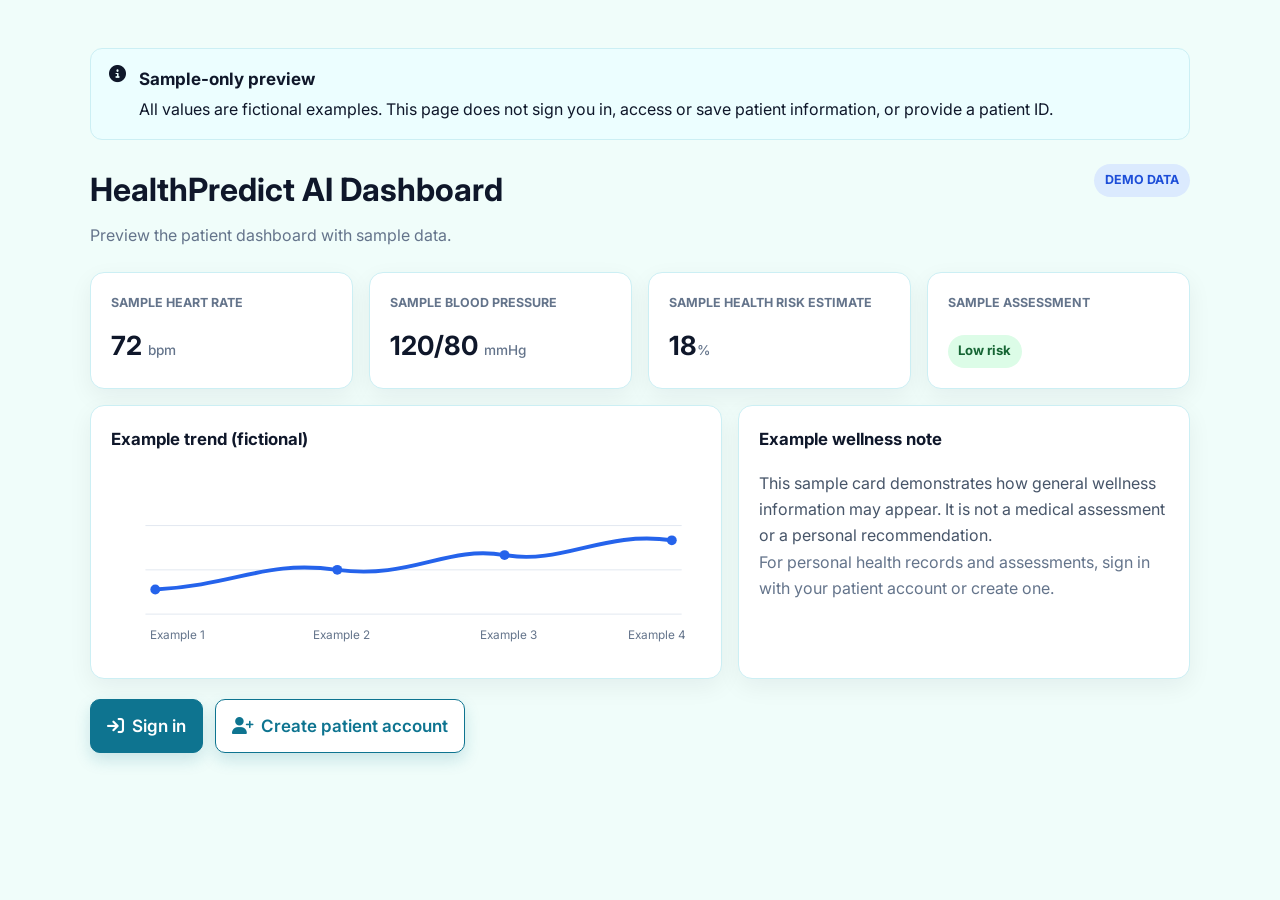
<file: demo-preview.html>
<!DOCTYPE html>
<html lang="en">
<head>
    <meta charset="UTF-8">
    <meta name="viewport" content="width=device-width, initial-scale=1.0">
    <title>Sample Dashboard Preview | HealthPredict AI</title>
    <link rel="stylesheet" href="style.css">
    <link rel="stylesheet" href="https://cdnjs.cloudflare.com/ajax/libs/font-awesome/6.4.0/css/all.min.css">
    <link href="https://fonts.googleapis.com/css2?family=Inter:wght@400;500;600;700&display=swap" rel="stylesheet">
    <style>
        body.demo-preview-page { min-height: 100vh; padding: clamp(1rem, 4vw, 3rem); background: #f4f7fb; color: #0f172a; }
        .demo-preview { width: min(1100px, 100%); margin: 0 auto; }
        .demo-banner { display: flex; align-items: flex-start; gap: .85rem; margin-bottom: 1.5rem; padding: 1rem 1.1rem; border: 1px solid #fcd34d; border-radius: 12px; background: #fffbeb; color: #78350f; }
        .demo-banner p { margin: .25rem 0 0; line-height: 1.5; }
        .demo-header { display: flex; justify-content: space-between; align-items: flex-start; gap: 1rem; margin-bottom: 1.5rem; }
        .demo-header h1 { margin: 0 0 .4rem; font-size: clamp(1.6rem, 4vw, 2rem); }
        .demo-header p { margin: 0; color: #64748b; }
        .demo-tag { padding: .4rem .7rem; border-radius: 999px; background: #dbeafe; color: #1d4ed8; font-size: .78rem; font-weight: 700; white-space: nowrap; }
        .demo-stats { display: grid; grid-template-columns: repeat(4, minmax(0, 1fr)); gap: 1rem; margin-bottom: 1rem; }
        .demo-card { padding: 1.25rem; border: 1px solid #e2e8f0; border-radius: 14px; background: #fff; box-shadow: 0 8px 24px rgba(15,23,42,.04); }
        .demo-label { color: #64748b; font-size: .78rem; font-weight: 700; text-transform: uppercase; }
        .demo-value { margin-top: .65rem; font-size: 1.65rem; font-weight: 700; }
        .demo-value small { color: #64748b; font-size: .85rem; font-weight: 500; }
        .demo-content { display: grid; grid-template-columns: 1.4fr 1fr; gap: 1rem; margin-bottom: 1.25rem; }
        .demo-content h2 { margin: 0 0 1rem; font-size: 1.05rem; }
        .demo-chart { width: 100%; height: 180px; }
        .demo-risk { display: inline-flex; padding: .35rem .65rem; border-radius: 999px; background: #dcfce7; color: #166534; font-size: .82rem; font-weight: 700; }
        .demo-actions { display: flex; flex-wrap: wrap; gap: .75rem; }
        .demo-actions a { display: inline-flex; align-items: center; justify-content: center; gap: .5rem; padding: .75rem 1rem; border: 1px solid #2563eb; border-radius: 9px; background: #2563eb; color: white; font-weight: 600; text-decoration: none; }
        .demo-actions a.secondary { background: white; color: #1d4ed8; }
        @media (max-width: 760px) { .demo-stats { grid-template-columns: repeat(2, minmax(0,1fr)); } .demo-content { grid-template-columns: 1fr; } }
        @media (max-width: 420px) { .demo-header { flex-direction: column; } .demo-stats { gap: .65rem; } .demo-card { padding: .9rem; } .demo-value { font-size: 1.35rem; } }
    </style>
    <link rel="stylesheet" href="professional.css">
</head>
<body class="demo-preview-page">
    <main class="demo-preview">
        <div class="demo-banner" role="note">
            <i class="fa-solid fa-circle-info" aria-hidden="true"></i>
            <div><strong>Sample-only preview</strong><p>All values are fictional examples. This page does not sign you in, access or save patient information, or provide a patient ID.</p></div>
        </div>
        <header class="demo-header">
            <div><h1>HealthPredict AI Dashboard</h1><p>Preview the patient dashboard with sample data.</p></div>
            <span class="demo-tag">DEMO DATA</span>
        </header>
        <section class="demo-stats" aria-label="Fictional sample health metrics">
            <article class="demo-card"><div class="demo-label">Sample heart rate</div><div class="demo-value">72 <small>bpm</small></div></article>
            <article class="demo-card"><div class="demo-label">Sample blood pressure</div><div class="demo-value">120/80 <small>mmHg</small></div></article>
            <article class="demo-card"><div class="demo-label">Sample health risk estimate</div><div class="demo-value">18<small>%</small></div></article>
            <article class="demo-card"><div class="demo-label">Sample assessment</div><div class="demo-value"><span class="demo-risk">Low risk</span></div></article>
        </section>
        <section class="demo-content">
            <article class="demo-card">
                <h2>Example trend (fictional)</h2>
                <svg class="demo-chart" viewBox="0 0 600 180" role="img" aria-label="Fictional sample risk trend chart">
                    <path d="M35 145H580M35 100H580M35 55H580" stroke="#e2e8f0" fill="none"/>
                    <path d="M45 120 C130 115 155 90 230 100 S340 75 400 85 S500 60 570 70" stroke="#2563eb" stroke-width="4" fill="none" stroke-linecap="round"/>
                    <circle cx="45" cy="120" r="5" fill="#2563eb"/><circle cx="230" cy="100" r="5" fill="#2563eb"/><circle cx="400" cy="85" r="5" fill="#2563eb"/><circle cx="570" cy="70" r="5" fill="#2563eb"/>
                    <text x="40" y="170" fill="#64748b" font-size="12">Example 1</text><text x="205" y="170" fill="#64748b" font-size="12">Example 2</text><text x="375" y="170" fill="#64748b" font-size="12">Example 3</text><text x="525" y="170" fill="#64748b" font-size="12">Example 4</text>
                </svg>
            </article>
            <article class="demo-card"><h2>Example wellness note</h2><p style="color:#475569;line-height:1.65">This sample card demonstrates how general wellness information may appear. It is not a medical assessment or a personal recommendation.</p><p style="color:#64748b;line-height:1.65">For personal health records and assessments, sign in with your patient account or create one.</p></article>
        </section>
        <nav class="demo-actions" aria-label="Account actions">
            <a href="index.html"><i class="fa-solid fa-arrow-right-to-bracket" aria-hidden="true"></i> Sign in</a>
            <a class="secondary" href="signup.html"><i class="fa-solid fa-user-plus" aria-hidden="true"></i> Create patient account</a>
        </nav>
    </main>
</body>
</html>
</file>
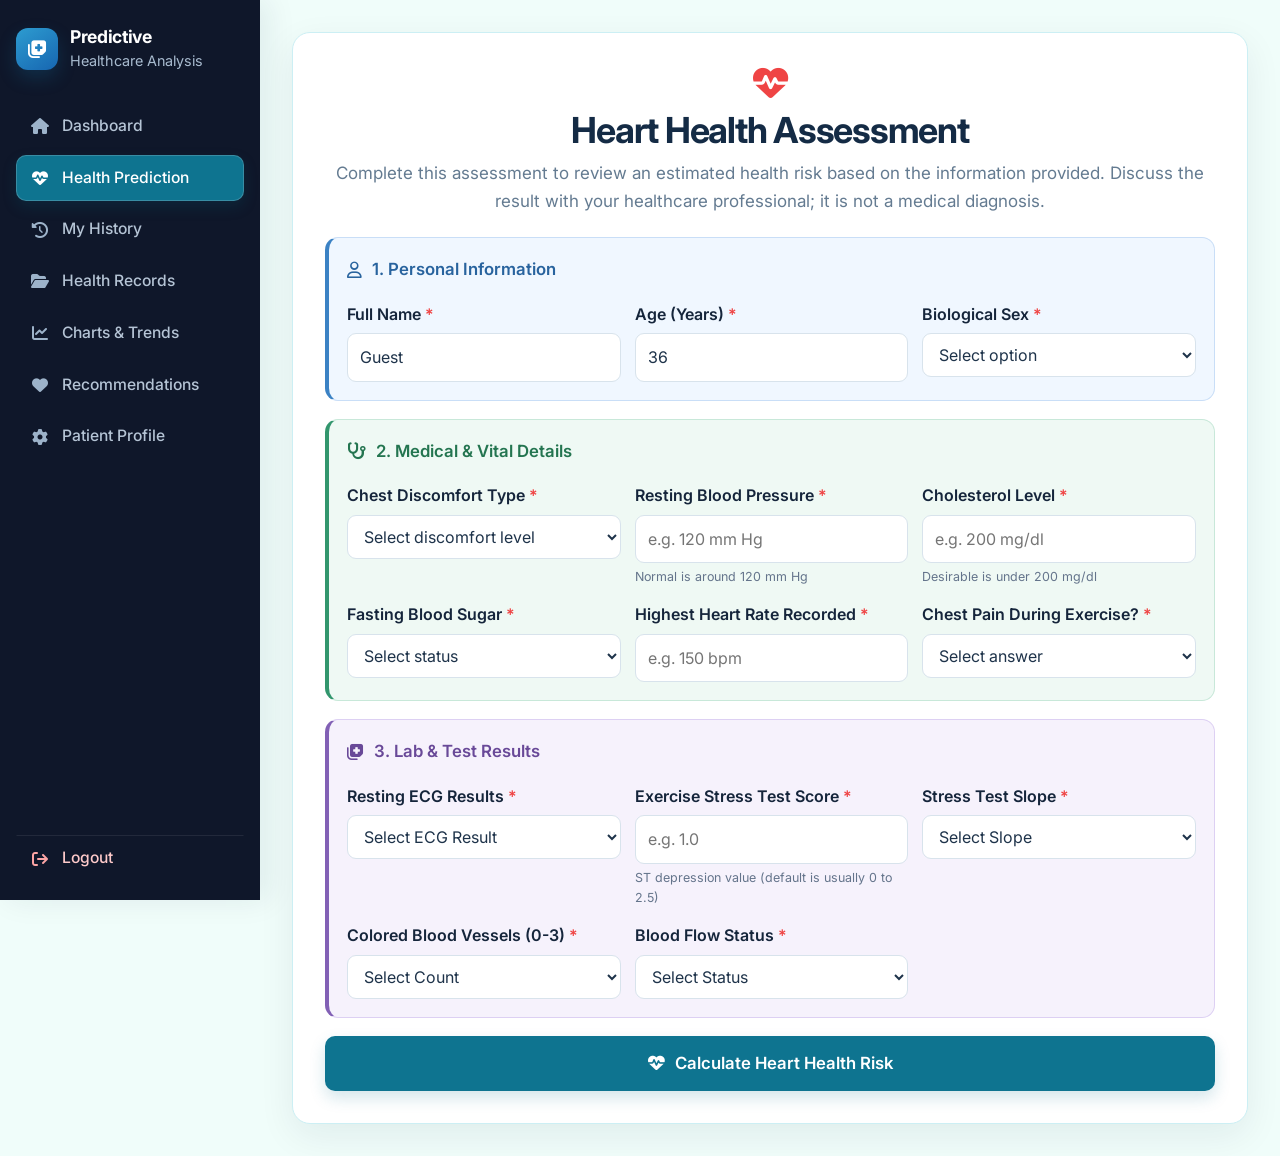
<file: heart-prediction.html>
<!DOCTYPE html>
<html lang="en">
<head>
    <meta charset="UTF-8">
    <meta name="viewport" content="width=device-width, initial-scale=1.0">
    <title>Heart Health Assessment | HealthPredict AI</title>
    <link href="https://fonts.googleapis.com/css2?family=Inter:wght@400;500;600;700&display=swap" rel="stylesheet">
    <link rel="stylesheet" href="https://cdnjs.cloudflare.com/ajax/libs/font-awesome/6.4.0/css/all.min.css">
    <style>
        :root {
            --primary: #2563eb;
            --primary-hover: #1d4ed8;
            --bg-light: #f8fafc;
            --card-bg: #ffffff;
            --sidebar-bg: #0f172a;
            --sidebar-text: #94a3b8;
            --sidebar-active-bg: #1e293b;
            --sidebar-active-text: #ffffff;
            --text-main: #1e293b;
            --text-muted: #64748b;
            --border-color: #e2e8f0;
            --danger: #ef4444;
        }

        * {
            box-sizing: border-box;
            margin: 0;
            padding: 0;
        }

        body {
            font-family: 'Inter', sans-serif;
            background-color: var(--bg-light);
            color: var(--text-main);
            display: flex;
            min-height: 100vh;
        }

        /* --- SIDEBAR STYLES --- */
        .sidebar {
            width: 260px;
            background-color: var(--sidebar-bg);
            display: flex;
            flex-direction: column;
            padding: 24px 16px;
            position: fixed;
            top: 0;
            bottom: 0;
            left: 0;
            z-index: 100;
        }

        .sidebar-brand-link {
            text-decoration: none;
            color: inherit;
            margin-bottom: 32px;
            display: block;
        }

        .sidebar-brand {
            display: flex;
            align-items: center;
            gap: 12px;
        }

        .logo-circle {
            width: 40px;
            height: 40px;
            background-color: var(--primary);
            color: white;
            border-radius: 10px;
            display: flex;
            align-items: center;
            justify-content: center;
            font-size: 1.2rem;
        }

        .brand-info h2 {
            font-size: 1.1rem;
            color: white;
            font-weight: 700;
            line-height: 1.2;
        }

        .brand-info h3 {
            font-size: 0.75rem;
            color: var(--sidebar-text);
            font-weight: 400;
        }

        .sidebar-menu {
            display: flex;
            flex-direction: column;
            gap: 6px;
            flex-grow: 1;
        }

        .menu-item {
            display: flex;
            align-items: center;
            gap: 14px;
            padding: 12px 16px;
            color: var(--sidebar-text);
            text-decoration: none;
            border-radius: 8px;
            font-size: 0.95rem;
            font-weight: 500;
            transition: all 0.2s ease;
        }

        .menu-item i {
            width: 20px;
            text-align: center;
            font-size: 1.1rem;
        }

        .menu-item:hover {
            background-color: var(--sidebar-active-bg);
            color: white;
        }

        .menu-item.active {
            background-color: var(--primary);
            color: white;
        }

        .logout-btn {
            margin-top: auto;
            color: #f87171;
        }

        .logout-btn:hover {
            background-color: rgba(239, 68, 68, 0.1);
            color: #ef4444;
        }

        /* --- MAIN CONTENT WORKSPACE --- */
        .main-workspace {
            margin-left: 260px;
            flex-grow: 1;
            padding: 32px;
            max-width: 1100px;
        }

        .container {
            background: var(--card-bg);
            border-radius: 16px;
            box-shadow: 0 4px 20px rgba(0,0,0,0.04);
            border: 1px solid var(--border-color);
            padding: 32px;
        }

        .form-header {
            text-align: center;
            margin-bottom: 28px;
        }

        .form-header i {
            font-size: 2.2rem;
            color: var(--danger);
            margin-bottom: 8px;
        }

        .form-header h1 {
            margin: 0;
            font-size: 1.6rem;
            color: var(--text-main);
        }

        .form-header p {
            color: var(--text-muted);
            margin-top: 6px;
            font-size: 0.95rem;
        }

        .form-section {
            background: #fafafa;
            border: 1px solid var(--border-color);
            border-radius: 12px;
            padding: 20px;
            margin-bottom: 24px;
        }

        .section-title {
            display: flex;
            align-items: center;
            gap: 10px;
            font-size: 1.05rem;
            font-weight: 600;
            margin-bottom: 18px;
            color: var(--primary);
        }

        .grid-layout {
            display: grid;
            grid-template-columns: repeat(auto-fit, minmax(220px, 1fr));
            gap: 16px;
        }

        .form-group {
            display: flex;
            flex-direction: column;
        }

        .form-group label {
            font-size: 0.875rem;
            font-weight: 600;
            margin-bottom: 6px;
        }

        .required {
            color: var(--danger);
        }

        .form-control {
            width: 100%;
            padding: 10px 12px;
            border: 1px solid var(--border-color);
            border-radius: 8px;
            font-size: 0.95rem;
            background-color: #fff;
        }

        .form-control:focus {
            outline: none;
            border-color: var(--primary);
            box-shadow: 0 0 0 3px rgba(37, 99, 235, 0.15);
        }

        .help-text {
            font-size: 0.78rem;
            color: var(--text-muted);
            margin-top: 4px;
        }

        .btn-submit {
            width: 100%;
            padding: 14px;
            background-color: var(--primary);
            color: white;
            border: none;
            border-radius: 10px;
            font-size: 1.05rem;
            font-weight: 600;
            cursor: pointer;
            display: flex;
            justify-content: center;
            align-items: center;
            gap: 10px;
            transition: background 0.2s;
        }

        .btn-submit:hover {
            background-color: var(--primary-hover);
        }

        /* Responsive Sidebar Strategy */
        @media (max-width: 900px) {
            body {
                flex-direction: column;
            }
            .sidebar {
                width: 100%;
                position: relative;
                padding: 16px;
            }
            .main-workspace {
                margin-left: 0;
                padding: 16px;
            }
        }
    </style>
    <link rel="stylesheet" href="sidebar.css">
    <link rel="stylesheet" href="professional.css">
</head>
<body class="prediction-page">

    <!-- SIDEBAR NAVIGATION -->
    <aside class="sidebar">
        <a href="index.html" class="sidebar-brand-link" id="brandLink">
            <div class="sidebar-brand">
                <div class="logo-circle"><i class="fa-solid fa-notes-medical"></i></div>
                <div class="brand-info">
                    <h2>Predictive</h2>
                    <h3>Healthcare Analysis</h3>
                </div>
            </div>
        </a>

        <nav class="sidebar-menu" aria-label="Main navigation">
            <a href="dashboard.html" class="menu-item"><i class="fa-solid fa-house" aria-hidden="true"></i> <span class="nav-text">Dashboard</span></a>
            <a href="heart-prediction.html" class="menu-item active" aria-current="page"><i class="fa-solid fa-heart-pulse" aria-hidden="true"></i> <span class="nav-text">Health Prediction</span></a>
            <a href="my-history.html" class="menu-item"><i class="fa-solid fa-clock-rotate-left" aria-hidden="true"></i> <span class="nav-text">My History</span></a>
            <a href="health-records.html" class="menu-item"><i class="fa-solid fa-folder-open" aria-hidden="true"></i> <span class="nav-text">Health Records</span></a>
            <a href="charts-trends.html" class="menu-item"><i class="fa-solid fa-chart-line" aria-hidden="true"></i> <span class="nav-text">Charts & Trends</span></a>
            <a href="recommendations.html" class="menu-item"><i class="fa-solid fa-heart" aria-hidden="true"></i> <span class="nav-text">Recommendations</span></a>
            <a href="profile-settings.html" class="menu-item"><i class="fa-solid fa-gear" aria-hidden="true"></i> <span class="nav-text">Patient Profile</span></a>
            
            <a href="index.html" class="menu-item logout-btn"><i class="fa-solid fa-arrow-right-from-bracket" aria-hidden="true"></i> <span class="nav-text">Logout</span></a>
        </nav>
    </aside>

    <!-- MAIN FORM AREA -->
    <main class="main-workspace">
        <div class="container">
            <header class="form-header">
                <i class="fa-solid fa-heart-pulse"></i>
                <h1>Heart Health Assessment</h1>
                <p>Complete this assessment to review an estimated health risk based on the information provided. Discuss the result with your healthcare professional; it is not a medical diagnosis.</p>
            </header>

            <form id="heartRiskForm" novalidate>
                
                <!-- SECTION 1 -->
                <section class="form-section">
                    <div class="section-title">
                        <i class="fa-regular fa-user"></i>
                        <span>1. Personal Information</span>
                    </div>

                    <div class="grid-layout">
                        <div class="form-group">
                            <label>Full Name <span class="required">*</span></label>
                            <input type="text" name="name" class="form-control" placeholder="e.g. John Doe" required>
                        </div>

                        <div class="form-group">
                            <label>Age (Years) <span class="required">*</span></label>
                            <input type="number" name="age" class="form-control" placeholder="e.g. 45" min="1" max="120" required>
                        </div>

                        <div class="form-group">
                            <label>Biological Sex <span class="required">*</span></label>
                            <select name="gender" class="form-control" required>
                                <option value="" disabled selected>Select option</option>
                                <option value="male">Male</option>
                                <option value="female">Female</option>
                            </select>
                        </div>
                    </div>
                </section>

                <!-- SECTION 2 -->
                <section class="form-section">
                    <div class="section-title">
                        <i class="fa-solid fa-stethoscope"></i>
                        <span>2. Medical & Vital Details</span>
                    </div>

                    <div class="grid-layout">
                        <div class="form-group">
                            <label>Chest Discomfort Type <span class="required">*</span></label>
                            <select name="chestPainType" class="form-control" required>
                                <option value="" disabled selected>Select discomfort level</option>
                                <option value="0">Severe Pain with Exercise (Typical Angina)</option>
                                <option value="1">Mild Chest Pain (Atypical Angina)</option>
                                <option value="2">Non-Heart Related Chest Pain</option>
                                <option value="3">No Pain (Asymptomatic)</option>
                            </select>
                        </div>

                        <div class="form-group">
                            <label>Resting Blood Pressure <span class="required">*</span></label>
                            <input type="number" name="restingBP" class="form-control" placeholder="e.g. 120 mm Hg" required>
                            <span class="help-text">Normal is around 120 mm Hg</span>
                        </div>

                        <div class="form-group">
                            <label>Cholesterol Level <span class="required">*</span></label>
                            <input type="number" name="cholesterol" class="form-control" placeholder="e.g. 200 mg/dl" required>
                            <span class="help-text">Desirable is under 200 mg/dl</span>
                        </div>

                        <div class="form-group">
                            <label>Fasting Blood Sugar <span class="required">*</span></label>
                            <select name="fastingBloodSugar" class="form-control" required>
                                <option value="" disabled selected>Select status</option>
                                <option value="0">Normal (Below 120 mg/dl)</option>
                                <option value="1">High (Above 120 mg/dl)</option>
                            </select>
                        </div>

                        <div class="form-group">
                            <label>Highest Heart Rate Recorded <span class="required">*</span></label>
                            <input type="number" name="maxHeartRate" class="form-control" placeholder="e.g. 150 bpm" required>
                        </div>

                        <div class="form-group">
                            <label>Chest Pain During Exercise? <span class="required">*</span></label>
                            <select name="exerciseAngina" class="form-control" required>
                                <option value="" disabled selected>Select answer</option>
                                <option value="1">Yes</option>
                                <option value="0">No</option>
                            </select>
                        </div>
                    </div>
                </section>

                <!-- SECTION 3 -->
                <section class="form-section">
                    <div class="section-title">
                        <i class="fa-solid fa-notes-medical"></i>
                        <span>3. Lab & Test Results</span>
                    </div>

                    <div class="grid-layout">
                        <div class="form-group">
                            <label>Resting ECG Results <span class="required">*</span></label>
                            <select name="restingECG" class="form-control" required>
                                <option value="" disabled selected>Select ECG Result</option>
                                <option value="0">Normal</option>
                                <option value="1">Minor Wave Abnormality</option>
                                <option value="2">Thickened Heart Muscle (Hypertrophy)</option>
                            </select>
                        </div>

                        <div class="form-group">
                            <label>Exercise Stress Test Score <span class="required">*</span></label>
                            <input type="number" step="0.1" name="oldpeak" class="form-control" placeholder="e.g. 1.0" required>
                            <span class="help-text">ST depression value (default is usually 0 to 2.5)</span>
                        </div>

                        <div class="form-group">
                            <label>Stress Test Slope <span class="required">*</span></label>
                            <select name="slope" class="form-control" required>
                                <option value="" disabled selected>Select Slope</option>
                                <option value="1">Improving (Upsloping)</option>
                                <option value="2">Steady (Flat)</option>
                                <option value="3">Decreasing (Downsloping)</option>
                            </select>
                        </div>

                        <div class="form-group">
                            <label>Colored Blood Vessels (0-3) <span class="required">*</span></label>
                            <select name="majorVessels" class="form-control" required>
                                <option value="" disabled selected>Select Count</option>
                                <option value="0">0 Vessels</option>
                                <option value="1">1 Vessel</option>
                                <option value="2">2 Vessels</option>
                                <option value="3">3 Vessels</option>
                            </select>
                        </div>

                        <div class="form-group">
                            <label>Blood Flow Status <span class="required">*</span></label>
                            <select name="thalassemia" class="form-control" required>
                                <option value="" disabled selected>Select Status</option>
                                <option value="1">Normal Blood Flow</option>
                                <option value="2">Fixed Reduced Flow</option>
                                <option value="3">Reversible Blockage</option>
                            </select>
                        </div>
                    </div>
                </section>

                <button type="submit" class="btn-submit">
                    <i class="fa-solid fa-heart-pulse"></i> Calculate Heart Health Risk
                </button>
            </form>
        </div>
    </main>

    <!-- JS SCRIPT ATTACHMENT -->
    <script src="script.js"></script>
</body>
</html>
</file>
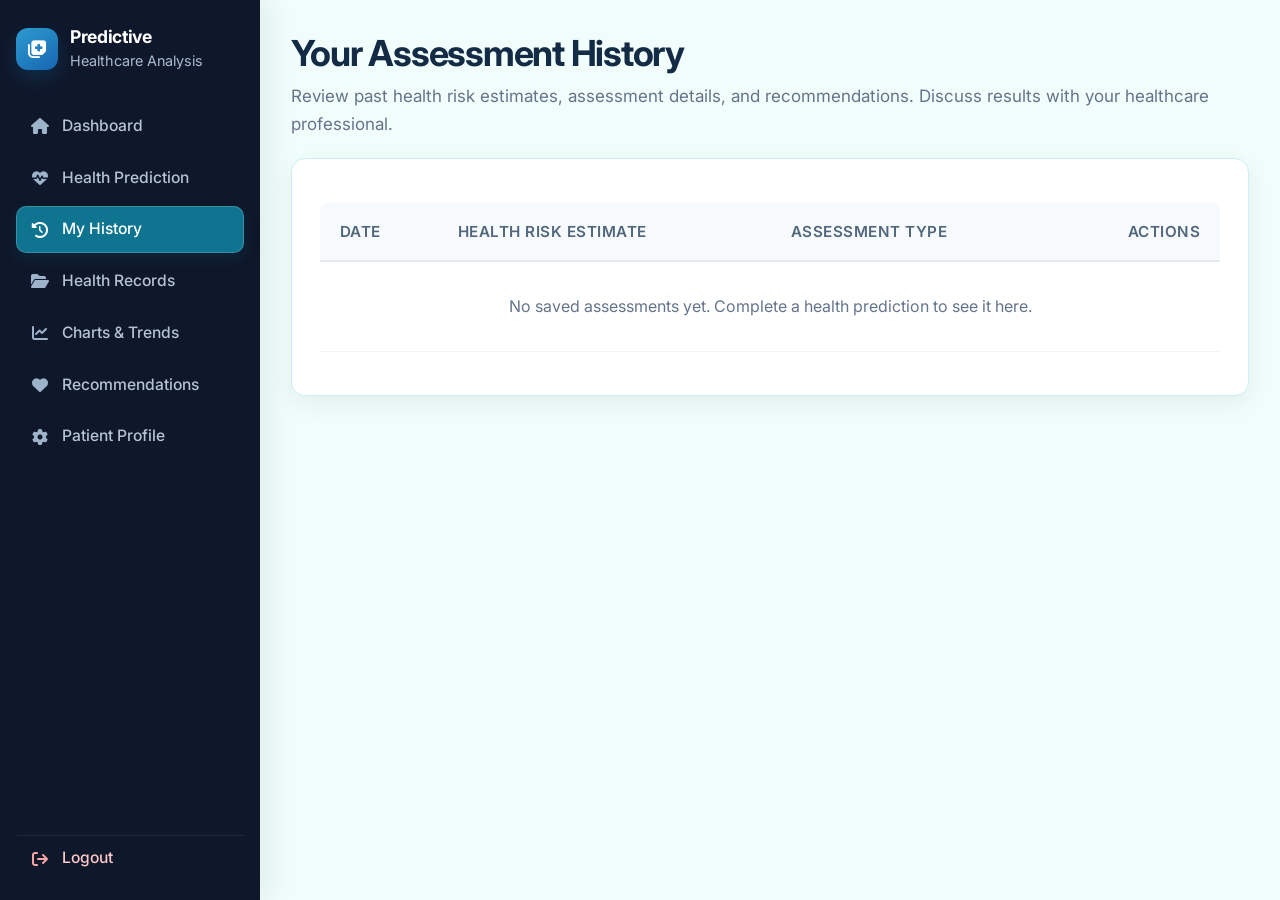
<file: my-history.html>
<!DOCTYPE html>
<html lang="en">
<head>
    <meta charset="UTF-8">
    <meta name="viewport" content="width=device-width, initial-scale=1.0">
    <title>Prediction History - Predictive Healthcare</title>
    <link rel="stylesheet" href="style.css">
    <link rel="stylesheet" href="https://cdnjs.cloudflare.com/ajax/libs/font-awesome/6.4.0/css/all.min.css">
    <link href="https://fonts.googleapis.com/css2?family=Inter:wght@300;400;500;600;700&display=swap" rel="stylesheet">
    <style>
        .history-container { 
            background: white; 
            border-radius: 12px; 
            padding: 2rem; 
            border: 1px solid var(--border-color); 
            overflow-x: auto;
        }
        
        .history-table { 
            width: 100%; 
            border-collapse: collapse; 
            margin-top: 1rem; 
        }
        
        /* Fixed: Explicit alignment for headers and rows */
        .history-table th { 
            text-align: left; 
            padding: 1rem 1.25rem; 
            border-bottom: 2px solid #e2e8f0; 
            color: var(--text-muted); 
            font-size: 0.85rem; 
            font-weight: 600;
            text-transform: uppercase;
            letter-spacing: 0.5px;
            vertical-align: middle;
        }
        
        .history-table td { 
            padding: 1.25rem; 
            border-bottom: 1px solid #f1f5f9; 
            font-size: 0.95rem; 
            vertical-align: middle;
            color: var(--text-dark);
        }

        /* Fixed: Align Risk Pill badges cleanly */
        .status-pill { 
            padding: 0.4rem 0.9rem; 
            border-radius: 20px; 
            font-weight: 600; 
            font-size: 0.8rem; 
            display: inline-flex; 
            align-items: center;
            justify-content: center;
            line-height: 1;
        }

        /* Badge Colors */
        .bg-safe { background: #dcfce7; color: #15803d; }
        .bg-danger { background: #fee2e2; color: #b91c1c; }
        .bg-warning { background: #fef3c7; color: #92400e; }

        .history-status {
            margin: 0;
            color: var(--text-muted);
            font-size: 0.9rem;
        }

        .history-status:empty {
            display: none;
        }

        .history-status.is-error {
            color: #b91c1c;
        }

        .history-empty {
            padding: 2rem !important;
            color: var(--text-muted) !important;
            text-align: center;
        }

        .history-action-cell {
            text-align: right;
            white-space: nowrap;
        }

        .history-action-group {
            display: inline-flex;
            align-items: center;
            justify-content: flex-end;
            flex-wrap: wrap;
            gap: 0.5rem;
        }

        .history-recommendations-cell {
            padding: 1rem !important;
            background: #f8fbfd;
        }

        .history-recommendations-cell[hidden] {
            display: none;
        }

        .history-recommendations-cell h3 {
            margin-bottom: 0.75rem;
            color: var(--text-dark);
            font-size: 1rem;
        }

        .history-recommendation-list {
            display: grid;
            grid-template-columns: repeat(auto-fit, minmax(min(100%, 220px), 1fr));
            gap: 0.75rem;
        }

        .history-recommendation-card {
            padding: 1rem;
            border: 1px solid var(--border-color);
            border-radius: 10px;
            background: #fff;
        }

        .history-recommendation-card h4 {
            margin-bottom: 0.35rem;
            color: var(--text-dark);
            font-size: 0.9rem;
        }

        .history-recommendation-card p {
            color: var(--text-muted);
            font-size: 0.85rem;
            line-height: 1.5;
        }

        .history-recommendation-message {
            margin: 0;
            color: var(--text-muted);
            font-size: 0.9rem;
        }

        /* Fixed: Button alignment & interaction state */
        .btn-details {
            display: inline-flex;
            align-items: center;
            justify-content: center;
            gap: 0.4rem;
            padding: 0.5rem 1rem;
            background: #ffffff;
            border: 1px solid #cbd5e1;
            border-radius: 8px;
            font-size: 0.85rem;
            font-weight: 600;
            color: #475569;
            cursor: pointer;
            transition: all 0.2s ease;
        }

        .btn-details:hover {
            background: #f8fafc;
            border-color: #94a3b8;
            color: var(--primary);
        }
    </style>
    <link rel="stylesheet" href="sidebar.css">
    <link rel="stylesheet" href="professional.css">
</head>
<body class="dashboard-page">

    <div class="dashboard-wrapper">
        <!-- STANDARD CLINICAL SIDEBAR -->
        <aside class="sidebar">
            <a href="index.html" class="sidebar-brand-link" id="brandLink">
                <div class="sidebar-brand">
                    <div class="logo-circle"><i class="fa-solid fa-notes-medical"></i></div>
                    <div class="brand-info">
                        <h2>Predictive</h2>
                        <h3>Healthcare Analysis</h3>
                    </div>
                </div>
            </a>

            <!-- Navigation Menu -->
            <nav class="sidebar-menu" aria-label="Main navigation">
                <a href="dashboard.html" class="menu-item"><i class="fa-solid fa-house" aria-hidden="true"></i> <span class="nav-text">Dashboard</span></a>
                <a href="heart-prediction.html" class="menu-item"><i class="fa-solid fa-heart-pulse" aria-hidden="true"></i> <span class="nav-text">Health Prediction</span></a>
                <a href="my-history.html" class="menu-item active" aria-current="page"><i class="fa-solid fa-clock-rotate-left" aria-hidden="true"></i> <span class="nav-text">My History</span></a>
                <a href="health-records.html" class="menu-item"><i class="fa-solid fa-folder-open" aria-hidden="true"></i> <span class="nav-text">Health Records</span></a>
                <a href="charts-trends.html" class="menu-item"><i class="fa-solid fa-chart-line" aria-hidden="true"></i> <span class="nav-text">Charts & Trends</span></a>
                <a href="recommendations.html" class="menu-item"><i class="fa-solid fa-heart" aria-hidden="true"></i> <span class="nav-text">Recommendations</span></a>
                <a href="profile-settings.html" class="menu-item"><i class="fa-solid fa-gear" aria-hidden="true"></i> <span class="nav-text">Patient Profile</span></a>
                
                <a href="index.html" class="menu-item logout-btn"><i class="fa-solid fa-arrow-right-from-bracket" aria-hidden="true"></i> <span class="nav-text">Logout</span></a>
            </nav>
        </aside>

        <main class="main-content">
            <header class="content-header">
                <div class="user-greeting">
                    <h1>Your Assessment History</h1>
                    <p>Review past health risk estimates, assessment details, and recommendations. Discuss results with your healthcare professional.</p>
                </div>
            </header>

            <div class="history-container">
                <p id="historyStatus" class="history-status" role="status" aria-live="polite"></p>
                <table class="history-table">
                    <thead>
                        <tr>
                            <th>Date</th>
                            <th>Health Risk Estimate</th>
                            <th>Assessment Type</th>
                            <th style="text-align: right;">Actions</th>
                        </tr>
                    </thead>
                    <tbody id="historyBody">
                    </tbody>
                </table>
            </div>
        </main>
    </div>

    <!-- PIPELINE HISTORY RENDER PLATFORM -->
    <script>
        const historyBody = document.getElementById('historyBody');
        const historyStatus = document.getElementById('historyStatus');

        function showHistoryMessage(message, isError = false) {
            if (!historyStatus) return;
            historyStatus.textContent = message;
            historyStatus.classList.toggle('is-error', isError);
        }

        function renderHistory(records) {
            if (!historyBody) return;
            historyBody.replaceChildren();

            const assessments = records.filter(item => item && item.is_manual !== true && item.isManual !== true);
            if (assessments.length === 0) {
                const row = document.createElement('tr');
                const cell = document.createElement('td');
                cell.colSpan = 4;
                cell.className = 'history-empty';
                cell.textContent = 'No saved assessments yet. Complete a health prediction to see it here.';
                row.appendChild(cell);
                historyBody.appendChild(row);
                return;
            }

            assessments.forEach((item, index) => {
                const riskLabel = String(item.risk || item.statusText || '').toLowerCase();
                const rawScore = Number(item.score ?? item.riskScore);
                const score = Number.isFinite(rawScore)
                    ? rawScore
                    : riskLabel.includes('high')
                        ? 61
                        : riskLabel.includes('moderate') || riskLabel.includes('medium')
                            ? 30
                            : riskLabel.includes('low')
                                ? 0
                                : Number.NaN;
                const risk = item.risk || item.statusText || (
                    Number.isFinite(score)
                        ? score >= 60 ? 'HIGH RISK ESTIMATE' : score >= 30 ? 'MODERATE RISK ESTIMATE' : 'LOWER RISK ESTIMATE'
                        : 'ASSESSMENT'
                );
                const normalizedRisk = String(risk).toLowerCase();
                const badgeClass = normalizedRisk.includes('high')
                    ? 'bg-danger'
                    : normalizedRisk.includes('moderate') || normalizedRisk.includes('medium')
                        ? 'bg-warning'
                        : 'bg-safe';
                const rawDate = item.date;
                const parsedDate = rawDate ? new Date(rawDate) : null;
                const dateText = parsedDate && !Number.isNaN(parsedDate.getTime())
                    ? parsedDate.toLocaleDateString('en-GB', { day: '2-digit', month: 'short', year: 'numeric' })
                    : String(rawDate || 'Date unavailable');

                const row = document.createElement('tr');
                row.className = 'history-assessment-row';
                const dateCell = document.createElement('td');
                dateCell.dataset.label = 'Date';
                const dateLabel = document.createElement('strong');
                dateLabel.textContent = dateText;
                dateCell.appendChild(dateLabel);

                const riskCell = document.createElement('td');
                riskCell.dataset.label = 'Health Risk Estimate';
                const riskBadge = document.createElement('span');
                riskBadge.className = `status-pill ${badgeClass}`;
                riskBadge.textContent = Number.isFinite(rawScore)
                    ? `${risk} · ${Math.round(rawScore)}%`
                    : risk;
                riskCell.appendChild(riskBadge);

                const typeCell = document.createElement('td');
                typeCell.dataset.label = 'Assessment Type';
                typeCell.textContent = Number.isFinite(rawScore)
                    ? `Automated Assessment · Health risk ${Math.round(rawScore)}%`
                    : 'Automated Assessment';

                const actionCell = document.createElement('td');
                actionCell.className = 'history-action-cell';
                actionCell.dataset.label = 'Actions';
                const actionGroup = document.createElement('div');
                actionGroup.className = 'history-action-group';
                const recommendationButton = document.createElement('button');
                recommendationButton.type = 'button';
                recommendationButton.className = 'btn-details';
                recommendationButton.setAttribute('aria-expanded', 'false');
                recommendationButton.innerHTML = '<i class="fa-solid fa-heart" aria-hidden="true"></i> View Recommendations';
                const recommendationRowId = `history-recommendations-${index}`;
                recommendationButton.setAttribute('aria-controls', recommendationRowId);
                const detailsLink = document.createElement('a');
                detailsLink.className = 'btn-details';
                detailsLink.href = 'health-records.html';
                detailsLink.innerHTML = '<i class="fa-regular fa-file-lines" aria-hidden="true"></i> Details';
                actionGroup.append(recommendationButton, detailsLink);
                actionCell.appendChild(actionGroup);

                row.append(dateCell, riskCell, typeCell, actionCell);
                historyBody.appendChild(row);

                const recommendationRow = document.createElement('tr');
                recommendationRow.className = 'history-recommendations-row';
                const recommendationCell = document.createElement('td');
                recommendationCell.colSpan = 4;
                recommendationCell.className = 'history-recommendations-cell';
                recommendationCell.id = recommendationRowId;
                recommendationCell.hidden = true;

                if (Number.isFinite(score)) {
                    const heading = document.createElement('h3');
                    heading.textContent = `Recommendations for ${dateText}${Number.isFinite(rawScore) ? ` · Health risk ${Math.round(rawScore)}%` : ''}`;
                    const recommendationList = document.createElement('div');
                    recommendationList.className = 'history-recommendation-list';
                    const recommendations = score >= 60
                        ? [
                            ['Discuss Your Results', 'Arrange a timely review with your healthcare professional to discuss this assessment.'],
                            ['Track Your Vitals', 'Keep a record of blood pressure and heart rate readings to share with your care team.'],
                            ['Choose Gentle Activity', 'Discuss a safe activity plan with your clinician before changing your exercise routine.']
                        ]
                        : score >= 30
                            ? [
                                ['Stay Active', 'Aim for regular activity that is appropriate for your abilities and health.'],
                                ['Choose Balanced Meals', 'Include vegetables, whole grains, and lean proteins in your meals.'],
                                ['Plan a Follow-up', 'Repeat an assessment or checkup as recommended by your healthcare professional.']
                            ]
                            : [
                                ['Maintain Healthy Habits', 'Continue regular activity and nutritious meals that work for you.'],
                                ['Keep Routine Checkups', 'Continue regular checkups with your healthcare professional.'],
                                ['Review Changes', 'Repeat an assessment periodically or after significant lifestyle changes.']
                            ];

                    recommendations.forEach(([titleText, descriptionText]) => {
                        const card = document.createElement('article');
                        card.className = 'history-recommendation-card';
                        const title = document.createElement('h4');
                        title.textContent = titleText;
                        const description = document.createElement('p');
                        description.textContent = descriptionText;
                        card.append(title, description);
                        recommendationList.appendChild(card);
                    });

                    recommendationCell.append(heading, recommendationList);
                } else {
                    const message = document.createElement('p');
                    message.className = 'history-recommendation-message';
                    message.textContent = 'Recommendations are unavailable for this assessment because no health risk estimate was saved.';
                    recommendationCell.appendChild(message);
                    recommendationButton.disabled = true;
                    recommendationButton.title = 'No health risk estimate is available for this assessment';
                }

                recommendationRow.appendChild(recommendationCell);
                historyBody.appendChild(recommendationRow);

                recommendationButton.addEventListener('click', () => {
                    const expanded = recommendationButton.getAttribute('aria-expanded') === 'true';
                    recommendationCell.hidden = expanded;
                    recommendationButton.setAttribute('aria-expanded', String(!expanded));
                    recommendationButton.innerHTML = expanded
                        ? '<i class="fa-solid fa-heart" aria-hidden="true"></i> View Recommendations'
                        : '<i class="fa-solid fa-chevron-up" aria-hidden="true"></i> Hide Recommendations';
                });
            });
        }

        async function loadHistory() {
            if (!historyBody) return;
            const userId = localStorage.getItem('userId');

            if (userId) {
                try {
                    const response = await fetch(`http://localhost:5001/api/history/${encodeURIComponent(userId)}`);
                    if (!response.ok) {
                        throw new Error(`History service returned ${response.status}.`);
                    }

                    const records = await response.json();
                    if (!Array.isArray(records)) {
                        throw new TypeError('History service response must be an array.');
                    }

                    renderHistory(records);
                    showHistoryMessage('');
                    return;
                } catch (error) {
                    console.warn('Could not load history from the service; using locally saved assessments.', error);
                }
            }

            try {
                const localRecords = JSON.parse(localStorage.getItem('healthHistory') || '[]');
                if (!Array.isArray(localRecords)) {
                    throw new TypeError('Locally saved history must be an array.');
                }
                renderHistory(localRecords);
                showHistoryMessage(userId ? 'History service is unavailable; showing assessments saved in this browser.' : '');
            } catch (error) {
                console.error('Could not load locally saved assessments:', error);
                showHistoryMessage('Saved assessment history could not be loaded. Check browser storage and try again.', true);
            }
        }

        document.addEventListener('DOMContentLoaded', loadHistory);
    </script>
    <script src="script.js"></script>
</body>
</html>
</file>
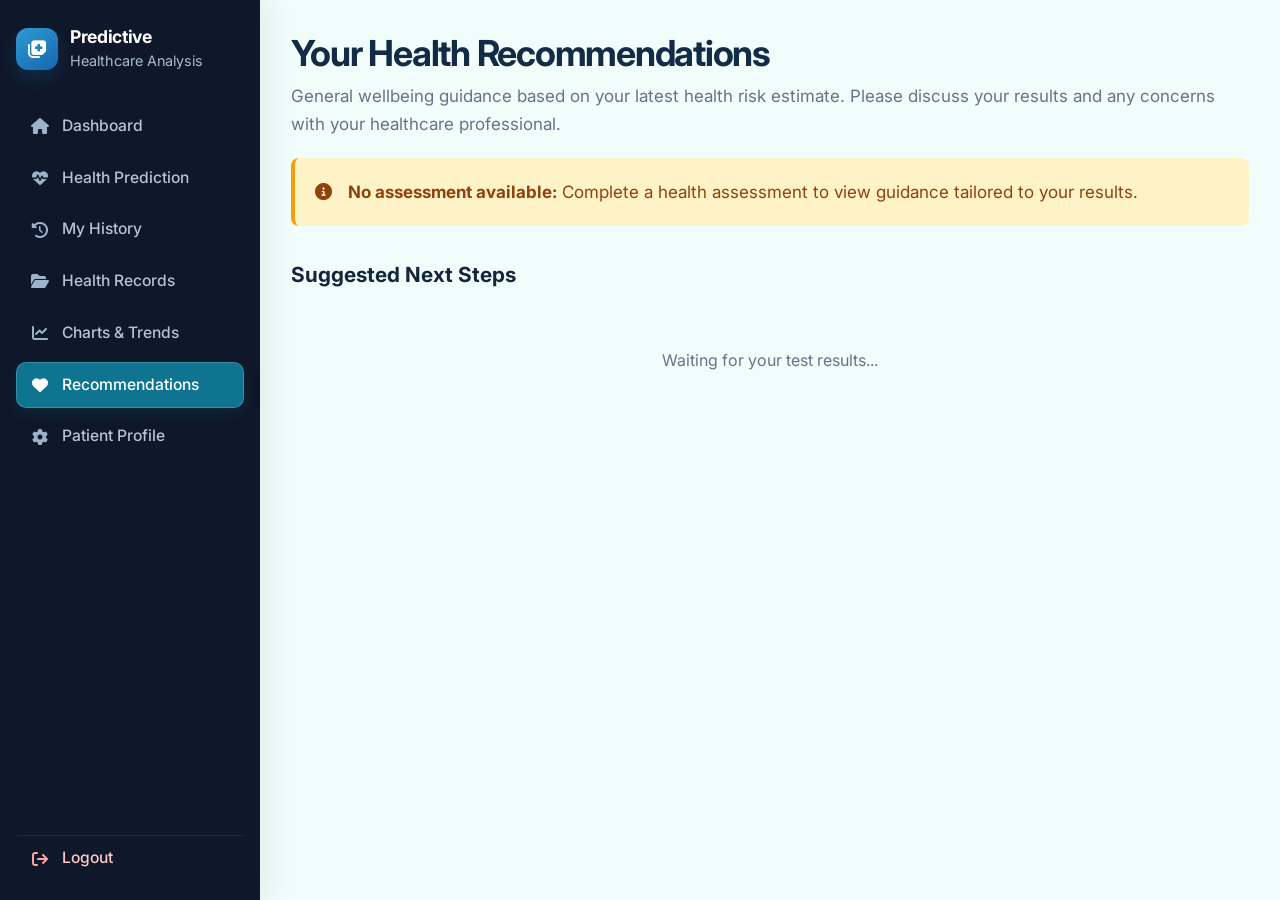
<file: recommendations.html>
<!DOCTYPE html>
<html lang="en">
<head>
    <meta charset="UTF-8">
    <meta name="viewport" content="width=device-width, initial-scale=1.0">
    <title>Personalized Recommendations - HealthPredict AI</title>
    <link rel="stylesheet" href="style.css">
    <link rel="stylesheet" href="https://cdnjs.cloudflare.com/ajax/libs/font-awesome/6.4.0/css/all.min.css">
    <link href="https://fonts.googleapis.com/css2?family=Inter:wght@300;400;500;600;700&display=swap" rel="stylesheet">
    <style>
        .rec-grid { display: grid; grid-template-columns: repeat(auto-fit, minmax(300px, 1fr)); gap: 1.5rem; margin-top: 2rem; }
        .rec-card { background: white; padding: 1.5rem; border-radius: 12px; border: 1px solid var(--border-color); box-shadow: 0 4px 6px rgba(0,0,0,0.02); transition: transform 0.2s; }
        .rec-card:hover { transform: translateY(-2px); }
        .rec-card i { font-size: 2rem; margin-bottom: 1rem; display: block; }
        
        /* Doctor Alert Banners */
        .risk-alert { padding: 1.25rem; border-radius: 8px; margin-bottom: 2rem; display: flex; align-items: center; gap: 1rem; font-size: 0.95rem; line-height: 1.5; }
        .alert-high { background: #fee2e2; border-left: 4px solid #ef4444; color: #991b1b; }
        .alert-moderate,
        .alert-orange { background: #fef3c7; border-left: 4px solid #f59e0b; color: #92400e; }
        .alert-low { background: #dcfce7; border-left: 4px solid #10b981; color: #15803d; }
        
        /* Tint variations for cards */
        .color-red { color: #ef4444; }
        .color-orange { color: #f59e0b; }
        .color-green { color: #10b981; }
        .color-blue { color: #3b82f6; }
        .recommendations-heading {
            display: flex;
            align-items: center;
            justify-content: space-between;
            flex-wrap: wrap;
            gap: 12px;
            margin-top: 1rem;
        }
        .recommendations-heading h2 {
            color: var(--text-dark);
            font-size: 1.3rem;
            font-weight: 700;
        }
        .recommendations-empty {
            grid-column: 1 / -1;
            padding: 1.5rem;
            color: var(--text-muted);
            text-align: center;
        }
    </style>
    <link rel="stylesheet" href="sidebar.css">
    <link rel="stylesheet" href="professional.css">
</head>
<body class="dashboard-page recommendations-page">
    <div class="dashboard-wrapper">
        <!-- STANDARD CLINICAL SIDEBAR -->
        <aside class="sidebar">
            <a href="index.html" class="sidebar-brand-link" id="brandLink">
                <div class="sidebar-brand">
                    <div class="logo-circle"><i class="fa-solid fa-notes-medical"></i></div>
                    <div class="brand-info">
                        <h2>Predictive</h2>
                        <h3>Healthcare Analysis</h3>
                    </div>
                </div>
            </a>

            <nav class="sidebar-menu" aria-label="Main navigation">
                <a href="dashboard.html" class="menu-item"><i class="fa-solid fa-house" aria-hidden="true"></i> <span class="nav-text">Dashboard</span></a>
                <a href="heart-prediction.html" class="menu-item"><i class="fa-solid fa-heart-pulse" aria-hidden="true"></i> <span class="nav-text">Health Prediction</span></a>
                <a href="my-history.html" class="menu-item"><i class="fa-solid fa-clock-rotate-left" aria-hidden="true"></i> <span class="nav-text">My History</span></a>
                <a href="health-records.html" class="menu-item"><i class="fa-solid fa-folder-open" aria-hidden="true"></i> <span class="nav-text">Health Records</span></a>
                <a href="charts-trends.html" class="menu-item"><i class="fa-solid fa-chart-line" aria-hidden="true"></i> <span class="nav-text">Charts & Trends</span></a>
                <a href="recommendations.html" class="menu-item active" aria-current="page"><i class="fa-solid fa-heart" aria-hidden="true"></i> <span class="nav-text">Recommendations</span></a>
                <a href="profile-settings.html" class="menu-item"><i class="fa-solid fa-gear" aria-hidden="true"></i> <span class="nav-text">Patient Profile</span></a>
                <a href="index.html" class="menu-item logout-btn"><i class="fa-solid fa-arrow-right-from-bracket" aria-hidden="true"></i> <span class="nav-text">Logout</span></a>
            </nav>
        </aside>

        <main class="main-content">
            <header class="content-header">
                <div class="user-greeting">
                    <h1>Your Health Recommendations</h1>
                    <p>General wellbeing guidance based on your latest health risk estimate. Please discuss your results and any concerns with your healthcare professional.</p>
                </div>
            </header>

            <div id="riskAlertContainer"></div>
            
            <div class="recommendations-heading">
                <h2>Suggested Next Steps</h2>
            </div>
            <div class="rec-grid" id="recGrid"></div>
        </main>
    </div>

    <!-- SCRIPT ENGINE: EASY-TO-READ PATIENT ADVICE -->
    <script>
        document.addEventListener("DOMContentLoaded", () => {
            const recGrid = document.getElementById('recGrid');
            const alertContainer = document.getElementById('riskAlertContainer');
            if (!recGrid || !alertContainer) return;

            let history = [];
            try {
                const storedHistory = JSON.parse(localStorage.getItem('healthHistory') || '[]');
                if (!Array.isArray(storedHistory)) throw new TypeError('Saved health history must be an array.');
                history = storedHistory;
            } catch (error) {
                console.error('Could not load saved health history for recommendations:', error);
                alertContainer.innerHTML = '<div class="risk-alert alert-moderate" role="alert"><i class="fa-solid fa-circle-exclamation" aria-hidden="true"></i><div><strong>Recommendations are unavailable:</strong> Saved assessment history could not be read. Check browser storage and try again.</div></div>';
                recGrid.replaceChildren();
                return;
            }

            const scoreFor = record => {
                const score = Number(record.score ?? record.riskScore);
                return Number.isFinite(score) ? score : null;
            };
            const aiHistory = history.filter(record =>
                record &&
                record.isManual !== true &&
                record.is_manual !== true &&
                scoreFor(record) !== null
            );
            const renderCards = (container, cards) => {
                container.replaceChildren();
                cards.forEach(card => {
                    const element = document.createElement('article');
                    element.className = 'rec-card';
                    const icon = document.createElement('i');
                    icon.className = `fa-solid ${card.icon} ${card.color}`;
                    icon.setAttribute('aria-hidden', 'true');
                    const title = document.createElement('h3');
                    title.textContent = card.title;
                    const description = document.createElement('p');
                    description.textContent = card.desc;
                    element.append(icon, title, description);
                    container.appendChild(element);
                });
            };

            if (aiHistory.length === 0) {
                alertContainer.innerHTML = `
                    <div class="risk-alert alert-moderate">
                        <i class="fa-solid fa-circle-info"></i>
                        <div><strong>No assessment available:</strong> Complete a health assessment to view guidance tailored to your results.</div>
                    </div>`;
                recGrid.innerHTML = `<p class="recommendations-empty">Waiting for your test results...</p>`;
                return;
            }

            const latest = aiHistory[0];
            const score = scoreFor(latest);
            if (score === null) {
                alertContainer.innerHTML = '<div class="risk-alert alert-moderate" role="alert"><i class="fa-solid fa-circle-exclamation" aria-hidden="true"></i><div><strong>Recommendations are unavailable:</strong> No health risk estimate was saved with the latest assessment.</div></div>';
                recGrid.replaceChildren();
                return;
            }
            
            let alertHTML = "";
            let prescriptions = [];

            // ==========================================================================
            // CASE 1: HIGHER RISK ESTIMATE (Score >= 60%)
            // ==========================================================================
            if (score >= 60) {
                alertHTML = `
                    <div class="risk-alert alert-high">
                        <i class="fa-solid fa-triangle-exclamation" style="font-size: 1.5rem;"></i>
                        <div>
                            <strong>Higher health risk estimate (${Math.round(score)}%):</strong>
                            Please arrange a discussion with your healthcare professional, who can review the result alongside your medical history.
                        </div>
                    </div>`;

                prescriptions = [
                    { title: "Review Your Measurements", icon: "fa-heart-pulse", color: "color-red", desc: "Bring recent blood pressure and heart-rate measurements to a healthcare professional for interpretation." },
                    { title: "Choose Heart-Healthy Foods", icon: "fa-apple-whole", color: "color-orange", desc: "When appropriate for you, choose a variety of vegetables, fruits, and lower-sodium foods." },
                    { title: "Ask About Safe Activity", icon: "fa-person-walking", color: "color-blue", desc: "Ask your healthcare professional what level of physical activity is suitable for you." },
                    { title: "Discuss Follow-Up", icon: "fa-file-medical", color: "color-red", desc: "Your healthcare professional can advise whether follow-up checks or tests are appropriate." }
                ];
            } 
            // ==========================================================================
            // CASE 2: MODERATE RISK (Score 30% - 60%)
            // ==========================================================================
            else if (score >= 30 && score < 60) {
                alertHTML = `
                    <div class="risk-alert alert-orange">
                        <i class="fa-solid fa-circle-exclamation" style="font-size: 1.5rem;"></i>
                        <div>
                            <strong>Moderate health risk estimate (${Math.round(score)}%):</strong>
                            Consider reviewing this result and your health measurements with your healthcare professional.
                        </div>
                    </div>`;

                prescriptions = [
                    { title: "Stay Active in a Way That Suits You", icon: "fa-person-walking", color: "color-orange", desc: "Choose regular movement that feels comfortable and is appropriate for your health and abilities." },
                    { title: "Choose a Balanced Diet", icon: "fa-carrot", color: "color-green", desc: "Include a variety of vegetables, fruits, whole grains, and other foods that suit your needs." },
                    { title: "Make Time to Unwind", icon: "fa-spa", color: "color-blue", desc: "Relaxation, breathing exercises, and good sleep routines can support general wellbeing." },
                    { title: "Review Your Results", icon: "fa-clock-rotate-left", color: "color-orange", desc: "Discuss this estimate and any concerns with your healthcare professional." }
                ];
            } 
            // ==========================================================================
            // CASE 3: LOW RISK (Score < 30%)
            // ==========================================================================
            else {
                alertHTML = `
                    <div class="risk-alert alert-low">
                        <i class="fa-solid fa-circle-check" style="font-size: 1.5rem;"></i>
                        <div>
                            <strong>Lower health risk estimate (${Math.round(score)}%):</strong>
                            Continue routine checkups and discuss any symptoms or questions with your healthcare professional.
                        </div>
                    </div>`;

                prescriptions = [
                    { title: "Keep Moving", icon: "fa-shield-heart", color: "color-green", desc: "Continue regular physical activity suited to your abilities and health needs." },
                    { title: "Choose Nourishing Foods", icon: "fa-seedling", color: "color-green", desc: "A varied, balanced eating pattern can support overall health." },
                    { title: "Keep Up Routine Checkups", icon: "fa-droplet", color: "color-blue", desc: "Continue health checkups at the intervals recommended for you." },
                    { title: "Ask Questions", icon: "fa-user-doctor", color: "color-orange", desc: "A healthcare professional can answer questions about your measurements and personal risk factors." }
                ];
            }

            alertContainer.innerHTML = alertHTML;
            renderCards(recGrid, prescriptions);

        });
    </script>
</body>
</html>
</file>
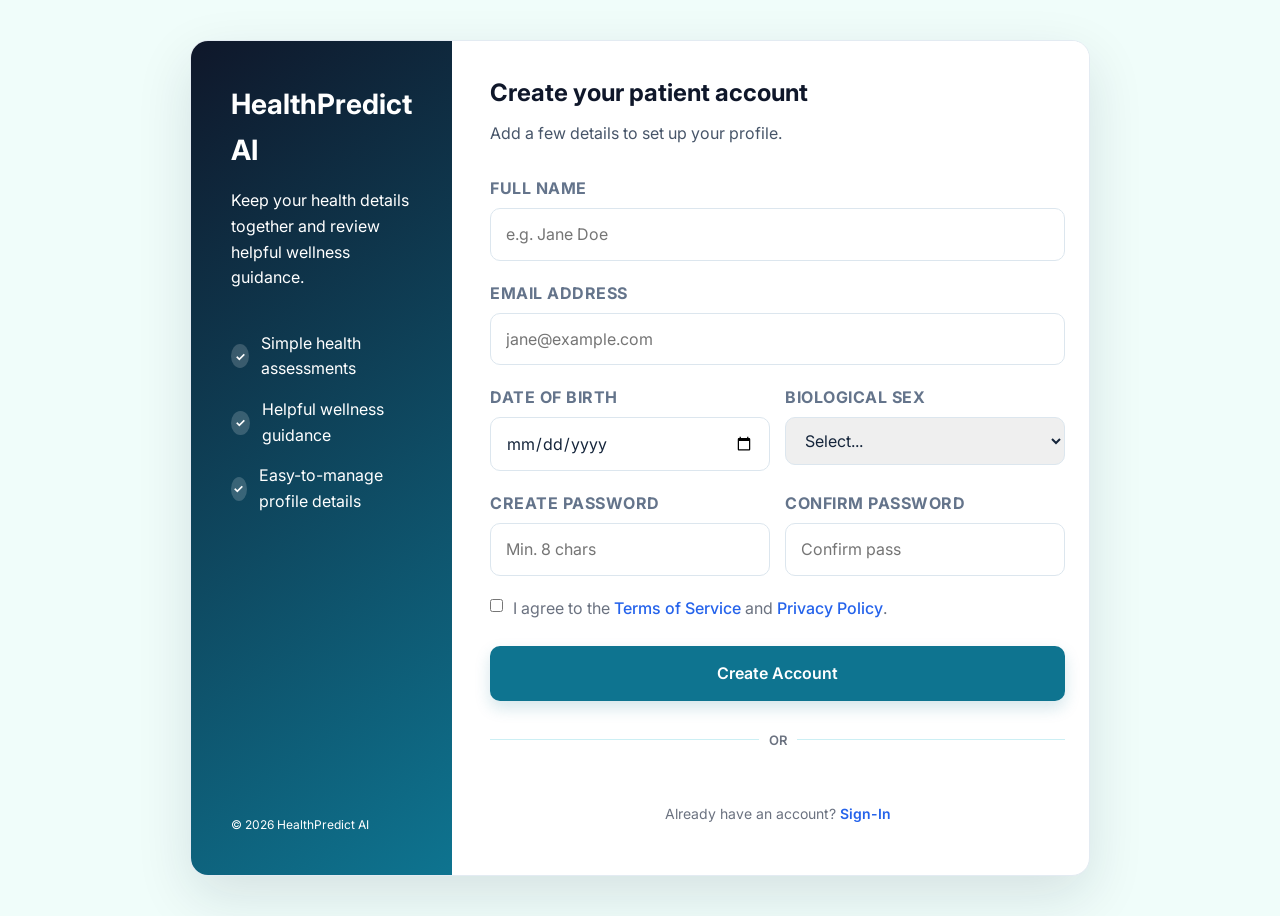
<file: signup.html>
<!DOCTYPE html>
<html lang="en">
<head>
    <meta charset="UTF-8">
    <meta name="viewport" content="width=device-width, initial-scale=1.0">
    <title>HealthPredict AI - Sign Up</title>
    <link rel="stylesheet" href="style.css">
    <link rel="stylesheet" href="https://cdnjs.cloudflare.com/ajax/libs/font-awesome/6.4.0/css/all.min.css">
    <link href="https://fonts.googleapis.com/css2?family=Inter:wght@300;400;500;600;700&display=swap" rel="stylesheet">
    <style>
        :root {
            --primary-color: #2563eb;
            --primary-hover: #1d4ed8;
            --bg-color: #eff6ff;
            --text-dark: #1f2937;
            --text-light: #6b7280;
            --border-color: #e5e7eb;
        }

        * {
            margin: 0;
            padding: 0;
            box-sizing: border-box;
            font-family: 'Inter', sans-serif;
        }

        body {
            background-color: var(--bg-color);
            display: flex;
            justify-content: center;
            align-items: center;
            min-height: 100vh;
            padding: 20px;
        }

        .container {
            display: flex;
            background-color: #ffffff;
            max-width: 900px;
            width: 100%;
            border-radius: 16px;
            box-shadow: 0 10px 25px rgba(37, 99, 235, 0.1);
            overflow: hidden;
        }

        /* Left Side - Branding */
        .branding {
            flex: 1;
            background: linear-gradient(135deg, var(--primary-color), #1e3a8a);
            color: white;
            padding: 40px;
            display: flex;
            flex-direction: column;
            justify-content: space-between;
        }

        .branding h2 {
            font-size: 28px;
            margin-bottom: 15px;
            font-weight: 700;
        }

        .branding p {
            font-size: 16px;
            line-height: 1.6;
            color: #dbeafe;
        }

        .features {
            margin-top: 40px;
            list-style: none;
        }

        .features li {
            margin-bottom: 15px;
            display: flex;
            align-items: center;
            font-size: 15px;
        }

        .features li::before {
            content: "✓";
            background-color: rgba(255, 255, 255, 0.2);
            border-radius: 50%;
            width: 24px;
            height: 24px;
            display: inline-flex;
            justify-content: center;
            align-items: center;
            margin-right: 12px;
            font-size: 12px;
            font-weight: bold;
        }

        /* Right Side - Form */
        .form-section {
            flex: 1.5;
            padding: 40px 50px;
        }

        .form-section h3 {
            color: var(--text-dark);
            font-size: 24px;
            margin-bottom: 8px;
        }

        .form-section > p {
            color: var(--text-light);
            font-size: 14px;
            margin-bottom: 30px;
        }

        .form-row {
            display: flex;
            gap: 15px;
            margin-bottom: 20px;
        }

        .form-group {
            flex: 1;
            display: flex;
            flex-direction: column;
            margin-bottom: 20px;
        }

        .form-row .form-group {
            margin-bottom: 0;
        }

        label {
            font-size: 13px;
            font-weight: 600;
            color: var(--text-dark);
            margin-bottom: 6px;
        }

        input, select {
            padding: 12px 15px;
            border: 1px solid var(--border-color);
            border-radius: 8px;
            font-size: 14px;
            transition: all 0.3s ease;
            outline: none;
            color: var(--text-dark);
        }

        input:focus, select:focus {
            border-color: var(--primary-color);
            box-shadow: 0 0 0 3px rgba(37, 99, 235, 0.15);
        }

        .privacy-consent {
            display: flex;
            align-items: flex-start;
            gap: 10px;
            margin-bottom: 25px;
        }

        .privacy-consent input[type="checkbox"] {
            margin-top: 3px;
            cursor: pointer;
        }

        .privacy-consent label {
            font-size: 12px;
            font-weight: 400;
            color: var(--text-light);
            line-height: 1.5;
            margin-bottom: 0;
        }

        .privacy-consent a {
            color: var(--primary-color);
            text-decoration: none;
            font-weight: 500;
        }

        .btn-submit {
            background-color: var(--primary-color);
            color: white;
            border: none;
            border-radius: 8px;
            padding: 14px;
            width: 100%;
            font-size: 16px;
            font-weight: 600;
            cursor: pointer;
            transition: background-color 0.3s ease;
        }

        .btn-submit:hover {
            background-color: var(--primary-hover);
        }

        .login-link {
            text-align: center;
            margin-top: 25px;
            font-size: 14px;
            color: var(--text-light);
        }

        .login-link a {
            color: var(--primary-color);
            text-decoration: none;
            font-weight: 600;
        }

        /* Responsive */
        @media (max-width: 768px) {
            .container {
                flex-direction: column;
            }
            .form-row {
                flex-direction: column;
                gap: 0;
            }
            .form-row .form-group {
                margin-bottom: 20px;
            }
            .branding {
                padding: 30px;
            }
            .form-section {
                padding: 30px;
            }
        }
    </style>
    <link rel="stylesheet" href="professional.css">
</head>
<body class="signup-page">

    <div class="container">
        <div class="branding">
            <div>
                <h2>HealthPredict AI</h2>
                <p>Keep your health details together and review helpful wellness guidance.</p>
                
                <ul class="features">
                    <li>Simple health assessments</li>
                    <li>Helpful wellness guidance</li>
                    <li>Easy-to-manage profile details</li>
                </ul>
            </div>
            
            <div style="font-size: 12px; color: rgba(255,255,255,0.7); margin-top: 20px;">
                © 2026 HealthPredict AI
            </div>
        </div>

        <div class="form-section" id="signupContainer">
            <h3>Create your patient account</h3>
            <p>Add a few details to set up your profile.</p>

            <form class="signup-form" id="signupForm">
                <div class="form-group">
                    <label for="signupName">Full Name</label>
                    <input type="text" id="signupName" placeholder="e.g. Jane Doe" required>
                </div>

                <div class="form-group">
                    <label for="signupEmail">Email Address</label>
                    <input type="email" id="signupEmail" placeholder="jane@example.com" required>
                </div>

                <div class="form-row">
                    <div class="form-group">
                        <label for="dob">Date of Birth</label>
                        <input type="date" id="dob" required>
                    </div>
                    <div class="form-group">
                        <label for="sex">Biological Sex</label>
                        <select id="sex" required>
                            <option value="" disabled selected>Select...</option>
                            <option value="male">Male</option>
                            <option value="female">Female</option>
                        </select>
                    </div>
                </div>

                <div class="form-row">
                    <div class="form-group">
                        <label for="signupPassword">Create Password</label>
                        <input type="password" id="signupPassword" placeholder="Min. 8 chars" required>
                    </div>
                    <div class="form-group">
                        <label for="signupConfirm">Confirm Password</label>
                        <input type="password" id="signupConfirm" placeholder="Confirm pass" required>
                    </div>
                </div>

                <div class="privacy-consent">
                    <input type="checkbox" id="consent" required>
                    <label for="consent">
                        I agree to the <a href="#">Terms of Service</a> and <a href="#">Privacy Policy</a>.
                    </label>
                </div>

                <button type="submit" class="btn-submit">Create Account</button>
            </form>

            <div class="divider" style="margin: 25px 0; text-align: center; position: relative;">
                <span style="background: white; padding: 0 10px; color: var(--text-light); font-size: 13px; position: relative; z-index: 2;">OR</span>
                <div style="position: absolute; top: 50%; left: 0; right: 0; height: 1px; background: var(--border-color); z-index: 1;"></div>
            </div>

            <div id="googleButtonContainer" style="display: flex; justify-content: center; margin: 20px 0;"></div>

            <div class="login-link">
                Already have an account? <a href="index.html">Sign-In</a>
            </div>
        </div>
    </div>

    <script src="script.js"></script>
    <script src="https://accounts.google.com/gsi/client" async defer></script>
</body>
</html>
</file>
<file: style.css>
/* ==========================================
   GLOBAL RESET & THEME TOKENS
   ========================================== */
* {
    margin: 0;
    padding: 0;
    box-sizing: border-box;
    font-family: 'Inter', sans-serif;
}

:root {
    --primary: #4F46E5;
    --primary-light: #6366F1;
    --secondary: #7C3AED;
    --text-dark: #1E293B;
    --text-muted: #64748B;
    --dash-bg: #030822;
    --card-bg: rgba(6, 14, 48, 0.7);
    --border-color: rgba(255, 255, 255, 0.08);
    --neon-blue: #00d2ff;
    --neon-pink: #ff4b72;
    --neon-green: #00ffcc;
    --neon-orange: #ff8c00;
}

body {
    background-color: #F8FAFC;
    min-height: 100vh;
    display: flex;
    flex-direction: column;
    justify-content: space-between;
    overflow-x: hidden;
}

.container {
    display: flex;
    flex: 1;
    width: 100%;
    min-height: calc(100vh - 100px);
}

/* ==========================================
   LEFT SIDE - FORM SECTIONS
   ========================================== */
.login-section {
    flex: 0 0 38%;
    padding: 3rem 4rem;
    display: flex;
    flex-direction: column;
    justify-content: center;
    background: #FFFFFF;
}

.brand {
    display: flex;
    align-items: center;
    gap: 0.75rem;
    margin-bottom: 2.5rem;
}

.logo-container {
    width: 42px;
    height: 42px;
}

.brand-text h1 {
    font-size: 1.35rem;
    font-weight: 700;
    color: var(--text-dark);
}

.brand-text h1 span {
    color: var(--secondary);
}

.brand-text p {
    font-size: 0.75rem;
    color: var(--text-muted);
    font-weight: 500;
}

.intro-text h2 {
    font-size: 2rem;
    font-weight: 700;
    color: var(--text-dark);
    line-height: 1.2;
}

.intro-text h2 span {
    color: var(--secondary);
}

.intro-text p {
    color: var(--text-muted);
    margin-top: 0.75rem;
    font-size: 0.95rem;
    line-height: 1.5;
}

.welcome-box {
    margin-top: 2rem;
    margin-bottom: 1.5rem;
}

.welcome-box h3 {
    color: var(--secondary);
    font-size: 1.1rem;
    font-weight: 600;
}

.welcome-box p {
    font-size: 0.85rem;
    color: var(--text-muted);
}

/* Forms Inputs & Interactive States */
.login-form {
    display: flex;
    flex-direction: column;
    gap: 1.1rem;
}

.input-group {
    position: relative;
    width: 100%;
}

.input-group input {
    width: 100%;
    padding: 1rem 1rem 1rem 3.2rem;
    border: 1px solid #E2E8F0;
    border-radius: 12px;
    font-size: 0.95rem;
    color: var(--text-dark);
    outline: none;
    transition: all 0.3s cubic-bezier(0.4, 0, 0.2, 1);
}

.input-group input:focus {
    border-color: var(--primary-light);
    box-shadow: 0 0 0 4px rgba(99, 102, 241, 0.15);
}

.input-icon {
    position: absolute;
    left: 1.2rem;
    top: 50%;
    transform: translateY(-50%);
    color: var(--text-muted);
    font-size: 1.1rem;
    transition: color 0.3s;
}

.input-group input:focus ~ .input-icon {
    color: var(--primary);
}

.toggle-password {
    position: absolute;
    right: 1.2rem;
    top: 50%;
    transform: translateY(-50%);
    cursor: pointer;
    color: var(--text-muted);
}

/* Custom Checkbox styles */
.form-options {
    display: flex;
    justify-content: space-between;
    align-items: center;
    font-size: 0.85rem;
    margin-top: 0.2rem;
}

.remember-me {
    display: flex;
    align-items: center;
    position: relative;
    padding-left: 1.6rem;
    cursor: pointer;
    color: var(--text-muted);
    user-select: none;
}

.remember-me input {
    position: absolute;
    opacity: 0;
    cursor: pointer;
    height: 0;
    width: 0;
}

.checkmark {
    position: absolute;
    left: 0;
    height: 16px;
    width: 16px;
    background-color: #FFFFFF;
    border: 1.5px solid #CBD5E1;
    border-radius: 4px;
}

.remember-me input:checked ~ .checkmark {
    background-color: var(--primary);
    border-color: var(--primary);
}

.checkmark:after {
    content: "";
    position: absolute;
    display: none;
    left: 4.5px;
    top: 1.5px;
    width: 4px;
    height: 8px;
    border: solid white;
    border-width: 0 2px 2px 0;
    transform: rotate(45deg);
}

.remember-me input:checked ~ .checkmark:after {
    display: block;
}

.forgot-pass {
    color: var(--secondary);
    text-decoration: none;
    font-weight: 600;
}

.forgot-pass:hover, .signup-prompt a:hover {
    text-decoration: underline;
}

/* Buttons */
.btn-submit {
    width: 100%;
    padding: 1rem;
    background: linear-gradient(135deg, #5046e5bc, #2563EB);
    color: white;
    border: none;
    border-radius: 12px;
    font-size: 1rem;
    font-weight: 600;
    cursor: pointer;
    display: flex;
    justify-content: center;
    align-items: center;
    gap: 0.5rem;
    transition: all 0.3s;
}

.btn-submit:hover {
    transform: translateY(-1px);
    box-shadow: 0 4px 12px rgba(37, 99, 235, 0.3);
    background: linear-gradient(135deg, var(--primary), #1D4ED8);
}

.divider {
    text-align: center;
    margin: 1.2rem 0;
    position: relative;
}

.divider::before {
    content: "";
    position: absolute;
    left: 0;
    top: 50%;
    width: 100%;
    height: 1px;
    background-color: #E2E8F0;
    z-index: 1;
}

.divider span {
    background-color: white;
    padding: 0 0.75rem;
    color: var(--text-muted);
    font-size: 0.75rem;
    position: relative;
    z-index: 2;
    font-weight: 600;
}

.btn-alt-login {
    width: 100%;
    padding: 0.9rem;
    background: #FFFFFF;
    color: var(--text-dark);
    border: 1px solid #D8E2EF;
    border-radius: 12px;
    font-size: 0.9rem;
    font-weight: 500;
    cursor: pointer;
    display: flex;
    justify-content: center;
    align-items: center;
    gap: 0.5rem;
    transition: background 0.2s;
}

.btn-alt-login:hover {
    background: #F1F5F9;
}

.signup-prompt {
    text-align: center;
    margin-top: 1.5rem;
    font-size: 0.85rem;
    color: var(--text-muted);
}

.signup-prompt a {
    color: var(--secondary);
    text-decoration: none;
    font-weight: 600;
}


/* ==========================================
   RIGHT SIDE - SCI-FI HUB / DASHBOARD
   ========================================== */
.dashboard-section {
    flex: 1;
    background-color: var(--dash-bg);
    position: relative;
    padding: 2.5rem;
    display: flex;
    justify-content: space-between;
    overflow: hidden;
    border-bottom-left-radius: 24px;
    box-shadow: inset 0 0 100px rgba(0,0,0,0.8);
}

/* Digital Grid Matrix Overlay Background */
.grid-overlay {
    position: absolute;
    top: 0; left: 0; width: 100%; height: 100%;
    background-image: 
        linear-gradient(rgba(0, 210, 255, 0.03) 1px, transparent 1px),
        linear-gradient(90deg, rgba(0, 210, 255, 0.03) 1px, transparent 1px);
    background-size: 30px 30px;
    pointer-events: none;
    z-index: 1;
}

/* Layout Columns */
.widget-col {
    width: 26%;
    display: flex;
    flex-direction: column;
    gap: 1.5rem;
    z-index: 2;
}

/* Futuristic Card/Widget Design Structure */
.widget {
    background: var(--card-bg);
    border: 1px solid var(--border-color);
    border-radius: 16px;
    padding: 1.2rem;
    backdrop-filter: blur(12px);
    transition: all 0.4s ease;
}

.card-glow:hover {
    border-color: rgba(0, 210, 255, 0.3);
    box-shadow: 0 0 20px rgba(0, 210, 255, 0.15);
    transform: translateY(-2px);
}

.widget-header {
    display: flex;
    justify-content: space-between;
    align-items: center;
    margin-bottom: 0.75rem;
}

.widget-header h4 {
    color: #FFFFFF;
    font-size: 0.85rem;
    font-weight: 500;
    letter-spacing: 0.5px;
}

.wave-icon {
    color: rgba(255,255,255,0.3);
    font-size: 0.8rem;
}

.stat-row {
    display: flex;
    align-items: center;
    gap: 1rem;
    margin-bottom: 0.5rem;
}

.stat-row i {
    font-size: 1.8rem;
}

.stat-percentage {
    display: block;
    color: #FFFFFF;
    font-size: 1.6rem;
    font-weight: 700;
    line-height: 1.1;
}

.stat-label {
    font-size: 0.7rem;
    font-weight: 600;
    text-transform: uppercase;
    letter-spacing: 0.5px;
}

/* Color codes */
.yellow { color: #FFB800; }
.green { color: var(--neon-green); }
.orange { color: var(--neon-orange); }

.pulse-heart { color: var(--neon-pink); animation: pulse 1.5s infinite; }
.water-drop { color: var(--neon-blue); }
.brain-glow { color: var(--neon-green); }

@keyframes pulse {
    0% { transform: scale(1); opacity: 0.9; }
    50% { transform: scale(1.08); opacity: 1; filter: drop-shadow(0 0 5px var(--neon-pink));}
    100% { transform: scale(1); opacity: 0.9; }
}

/* Sparklines path scaling mapping */
.sparkline {
    width: 100%;
    height: 30px;
    margin-top: 0.5rem;
}
.sparkline-svg {
    width: 100%;
    height: 100%;
    overflow: visible;
}

/* Center Body Visualizer Components */
.center-visualizer {
    flex: 1;
    position: relative;
    display: flex;
    flex-direction: column;
    justify-content: center;
    align-items: center;
    z-index: 2;
    height: 100%; /* Take up full height of dashboard */
}

.human-silhouette {
    /* Sets the height relative to the dashboard container */
    height: 82vh; 
    max-height: 520px;
    width: auto; /* Keeps the proportions from stretching horizontally */
    
    /* Centers it nicely and handles scaling */
    object-fit: contain; 
    
    /* Animation and positioning */
    animation: float 4s ease-in-out infinite;
    filter: drop-shadow(0 0 25px rgba(0, 210, 255, 0.4));
    
    /* Remove this line if you are using a transparent .png file */
    mix-blend-mode: screen; 
}


.radar-floor {
    position: absolute;
    bottom: 20px;
    width: 220px;
    height: 40px;
    background: radial-gradient(ellipse, rgba(0, 210, 255, 0.25) 0%, transparent 70%);
    border: 1.5px solid rgba(0, 210, 255, 0.4);
    border-radius: 50%;
    transform: rotateX(60deg);
    box-shadow: 0 0 20px rgba(0, 210, 255, 0.5);
    animation: spinRadar 8s linear infinite;
}

@keyframes float {
    0%, 100% { transform: translateY(0); }
    50% { transform: translateY(-10px); }
}

.heart-pulse-node {
    animation: nodeGlow 1s infinite alternate;
}
@keyframes nodeGlow {
    from { r: 4px; opacity: 0.6; }
    to { r: 7px; opacity: 1; filter: drop-shadow(0 0 6px var(--neon-pink)); }
}

/* Radial Progress Design (Overall Health Score) */
.radial-container {
    position: relative;
    width: 120px;
    height: 120px;
    margin: 0.5rem auto;
}

.radial-progress {
    transform: rotate(-90deg);
}

.radial-progress circle {
    width: 100%; height: 100%;
    fill: none;
    stroke-width: 8;
    stroke-linecap: round;
}

.radial-progress circle.bg {
    stroke: rgba(255,255,255,0.05);
}

.radial-progress circle.prog {
    stroke: url(#gradientSegment); /* Initial fallback standard system color configuration */
    stroke: #7C3AED; 
    stroke-dasharray: 251;
}

.radial-text {
    position: absolute;
    top: 50%; left: 50%;
    transform: translate(-50%, -50%);
    text-align: center;
    width: 100%;
}

.radial-num {
    display: block;
    color: white;
    font-size: 1.5rem;
    font-weight: 700;
}

.radial-lbl {
    font-size: 0.62rem;
    color: var(--text-muted);
    text-transform: uppercase;
}

/* Insight Rows Data lists Matrix */
.insights-list {
    display: flex;
    flex-direction: column;
    gap: 0.85rem;
}

.insight-item {
    display: flex;
    align-items: center;
    justify-content: space-between;
    font-size: 0.8rem;
}

.insight-item i {
    width: 20px;
}
.text-pink { color: var(--neon-pink); }
.text-orange { color: var(--neon-orange); }
.text-blue { color: var(--neon-blue); }
.text-cyan { color: var(--neon-green); }

.insight-name {
    color: rgba(255,255,255,0.7);
    flex: 1;
    margin-left: 0.5rem;
}

.status-pill {
    font-weight: 600;
    font-size: 0.75rem;
}
.green-text { color: var(--neon-green); }
.orange-text { color: var(--neon-orange); }

/* Bar Chart Graphic Interfaces */
.bar-chart-container {
    display: flex;
    flex-direction: column;
    gap: 0.6rem;
}

.bar-chart {
    display: flex;
    align-items: flex-end;
    justify-content: space-between;
    height: 45px;
    padding-bottom: 2px;
}

.bar {
    width: 7%;
    background: linear-gradient(to top, rgba(124, 58, 237, 0.2), var(--secondary));
    border-top-left-radius: 3px;
    border-top-right-radius: 3px;
    transition: height 1s ease-in-out;
}

.loading-tracker {
    display: flex;
    justify-content: space-between;
    font-size: 0.7rem;
    color: rgba(255,255,255,0.6);
}

.progress-bar-track {
    width: 100%;
    height: 4px;
    background: rgba(255,255,255,0.05);
    border-radius: 2px;
    overflow: hidden;
}

.progress-bar-fill {
    height: 100%;
    background: linear-gradient(90deg, var(--neon-blue), var(--secondary));
    box-shadow: 0 0 8px var(--neon-blue);
}



/* ==========================================
   BOTTOM FOOTER STRIP
   ========================================== */
.features-footer {
    height: 100px;
    background-color: #FFFFFF;
    border-top: 1px solid #E2E8F0;
    display: grid;
    grid-template-columns: repeat(4, 1fr);
    align-items: center;
    padding: 0 2rem;
    gap: 1.5rem;
}

.feature-card {
    display: flex;
    align-items: center;
    gap: 1rem;
}

.feat-icon-box {
    width: 44px;
    height: 44px;
    border-radius: 50%;
    display: flex;
    justify-content: center;
    align-items: center;
    font-size: 1.1rem;
    flex-shrink: 0;
}

.purple-bg { background-color: #EEF2FF; color: var(--primary); }
.blue-bg { background-color: #E0F2FE; color: #0284C7; }
.green-bg { background-color: #DCFCE7; color: #16A34A; }
.pink-bg { background-color: #FCE7F3; color: #DB2777; }

.feature-card h5 {
    font-size: 0.85rem;
    font-weight: 600;
    color: var(--text-dark);
}

.feature-card p {
    font-size: 0.75rem;
    color: var(--text-muted);
    margin-top: 0.15rem;
    line-height: 1.3;
}


/* ==========================================
   RESPONSIVE DESIGN ADAPTABILITY MATRIX
   ========================================== */
@media (max-width: 1200px) {
    .login-section { flex: 0 0 45%; padding: 2.5rem; }
    .features-footer { grid-template-columns: repeat(2, 1fr); height: auto; padding: 1.5rem; gap: 1.5rem; }
}

@media (max-width: 900px) {
    .container { flex-direction: column; }
    .login-section { width: 100%; padding: 3rem 2rem; }
    .dashboard-section { display: none; } /* Hide heavy sci-fi UI on mobile displays */
    .features-footer { grid-template-columns: 1fr; }
}

/* ==========================================
   SIGN UP PAGE SPECIFIC STYLES
   ========================================== */
.terms-link {
    color: var(--secondary);
    text-decoration: none;
    font-weight: 600;
    margin-left: 3px;
}

.terms-link:hover {
    text-decoration: underline;
}

/* Update sizing for the silhouette display inside the sign-up viewport */
.center-visualizer {
    flex: 1;
    position: relative;
    display: flex;
    flex-direction: column;
    justify-content: center;
    align-items: center;
    z-index: 2;
    height: 100%;
}

.human-silhouette {
    height: 82vh; 
    max-height: 520px;
    width: auto;
    object-fit: contain; 
    animation: float 4s ease-in-out infinite;
    filter: drop-shadow(0 0 25px rgba(0, 210, 255, 0.4));
    mix-blend-mode: screen; /* Adapts the body.jpg_2.jpeg background automatically */
}

/* Adjust layout behavior when fields expand slightly */
.login-form input {
    transition: all 0.25s ease-in-out;
}


/* GLOBAL CONFIGURATION 

:root {
    --primary-color: #4f46e5;
    --primary-hover: #4338ca;
    --bg-dark: #070b19;
    --card-dark: rgba(13, 20, 41, 0.65);
    --border-color: rgba(255, 255, 255, 0.08);
    --text-main: #0f172a;
    --text-muted: #64748b;
    --dashboard-bg: #f8fafc;
    --card-light: #ffffff;
}

* {
    margin: 0;
    padding: 0;
    box-sizing: border-box;
    font-family: 'Inter', sans-serif;
    transition: all 0.25s ease;
}

/* AUTH PAGES SPECIFIC STYLING 
body.auth-page {
    background: var(--bg-dark);
    min-height: 100vh;
    overflow-x: hidden;
    color: #ffffff;
}

.container {
    display: grid;
    grid-template-columns: 450px 1fr;
    min-height: 92vh;
}

.login-section {
    padding: 40px;
    background: #ffffff;
    color: var(--text-main);
    display: flex;
    flex-direction: column;
    justify-content: center;
}

.brand {
    display: flex;
    align-items: center;
    gap: 12px;
    margin-bottom: 30px;
}

.logo-container {
    width: 42px;
    height: 42px;
}

.brand-text h1 {
    font-size: 20px;
    font-weight: 700;
    color: #1e293b;
}

.brand-text h1 span {
    color: var(--primary-color);
}

.brand-text p {
    font-size: 11px;
    color: var(--text-muted);
    text-transform: uppercase;
    letter-spacing: 1px;
}

.intro-text h2 {
    font-size: 26px;
    color: #1e293b;
    font-weight: 700;
    line-height: 1.2;
}

.intro-text h2 span {
    color: var(--primary-color);
}

.intro-text p {
    color: var(--text-muted);
    font-size: 13px;
    margin-top: 10px;
    line-height: 1.5;
}

.welcome-box {
    background: #f1f5f9;
    padding: 14px 18px;
    border-radius: 8px;
    margin: 25px 0;
    border-left: 4px solid var(--primary-color);
}

.welcome-box h3 {
    font-size: 14px;
    color: #0f172a;
}

.welcome-box p {
    font-size: 12px;
    color: var(--text-muted);
}

/* FORM STYLING 
.login-form {
    display: flex;
    flex-direction: column;
    gap: 16px;
}

.input-group {
    position: relative;
    display: flex;
    align-items: center;
}

.input-icon {
    position: absolute;
    left: 14px;
    color: #94a3b8;
    font-size: 16px;
}

.input-group input {
    width: 100%;
    padding: 14px 14px 14px 44px;
    border: 1px solid #cbd5e1;
    border-radius: 8px;
    outline: none;
    font-size: 14px;
}

.input-group input:focus {
    border-color: var(--primary-color);
    box-shadow: 0 0 0 3px rgba(79, 70, 229, 0.15);
}

.toggle-password {
    position: absolute;
    right: 14px;
    cursor: pointer;
    color: #94a3b8;
}

.form-options {
    display: flex;
    justify-content: space-between;
    align-items: center;
    font-size: 13px;
}

.remember-me {
    display: flex;
    align-items: center;
    gap: 8px;
    cursor: pointer;
    color: #475569;
}

.forgot-pass, .signup-prompt a, .terms-link {
    color: var(--primary-color);
    text-decoration: none;
    font-weight: 500;
}

.forgot-pass:hover, .signup-prompt a:hover {
    text-decoration: underline;
}

.btn-submit {
    background: var(--primary-color);
    color: white;
    border: none;
    padding: 14px;
    border-radius: 8px;
    font-weight: 600;
    cursor: pointer;
    display: flex;
    justify-content: center;
    align-items: center;
    gap: 8px;
}

.btn-submit:hover {
    background: var(--primary-hover);
    transform: translateY(-1px);
}

.divider {
    text-align: center;
    margin: 20px 0;
    position: relative;
}

.divider::before {
    content: "";
    position: absolute;
    left: 0;
    top: 50%;
    width: 100%;
    height: 1px;
    background: #e2e8f0;
    z-index: 1;
}

.divider span {
    background: white;
    padding: 0 12px;
    position: relative;
    z-index: 2;
    font-size: 12px;
    color: #94a3b8;
    font-weight: 600;
}

.btn-alt-login {
    background: white;
    border: 1px solid #cbd5e1;
    padding: 12px;
    border-radius: 8px;
    cursor: pointer;
    font-weight: 500;
    color: #334155;
    display: flex;
    justify-content: center;
    align-items: center;
    gap: 8px;
}

.btn-alt-login:hover {
    background: #f8fafc;
}

.signup-prompt {
    text-align: center;
    margin-top: 25px;
    font-size: 13px;
    color: #475569;
}

/* RIGHT CONSOLE PANEL VISUALS 
.dashboard-section {
    background: #040814;
    position: relative;
    display: grid;
    grid-template-columns: 1fr 1.2fr 1fr;
    padding: 30px;
    gap: 20px;
    align-items: center;
}

.grid-overlay {
    position: absolute;
    inset: 0;
    background-image: linear-gradient(rgba(255,255,255,0.02) 1px, transparent 1px), linear-gradient(90deg, rgba(255,255,255,0.02) 1px, transparent 1px);
    background-size: 20px 20px;
    pointer-events: none;
}

.widget-col {
    display: flex;
    flex-direction: column;
    gap: 16px;
    z-index: 2;
}

.widget {
    background: var(--card-dark);
    border: 1px solid var(--border-color);
    border-radius: 12px;
    padding: 16px;
    backdrop-filter: blur(10px);
    /* Smooth transitions for background, border color, shadow and movement *
    transition: border-color 0.3s ease, box-shadow 0.3s ease, transform 0.3s cubic-bezier(0.34, 1.56, 0.64, 1);
}

.card-glow:hover {
    border-color: rgba(99, 102, 241, 0.4);
    /* Elevates the element slightly upwards and expands size by 2% 
    transform: translateY(-4px) scale(1.02);
    /* Enhanced high-fidelity ambient blur trail *
    box-shadow: 0 12px 30px rgba(79, 70, 229, 0.25), 0 0 0 1px rgba(79, 70, 229, 0.2);
}

/* Enhances the silhouette's back glow when any of the diagnostic cards are focused 
.dashboard-section:has(.card-glow:hover) .human-silhouette {
    filter: drop-shadow(0 0 45px rgba(79, 70, 229, 0.5)) brightness(1.1);
    transition: filter 0.3s ease;
}

.widget-header {
    display: flex;
    justify-content: space-between;
    font-size: 12px;
    color: #94a3b8;
    margin-bottom: 10px;
}

.stat-row {
    display: flex;
    align-items: center;
    gap: 12px;
}

.stat-row i {
    font-size: 24px;
}

.pulse-heart { color: #ff4b72; animation: pulse 1.5s infinite; }
.water-drop { color: #00d2ff; }
.brain-glow { color: #00ffcc; }

.stat-percentage {
    font-size: 22px;
    font-weight: 700;
    display: block;
}

.stat-label {
    font-size: 11px;
    padding: 2px 6px;
    border-radius: 4px;
    font-weight: 600;
}

.yellow { background: rgba(234, 179, 8, 0.15); color: #facc15; }
.green { background: rgba(34, 197, 94, 0.15); color: #4ade80; }

.center-visualizer {
    position: relative;
    display: flex;
    justify-content: center;
    align-items: center;
    z-index: 1;
}

.human-silhouette {
    max-height: 480px;
    object-fit: contain;
    filter: drop-shadow(0 0 30px rgba(0, 210, 255, 0.2));
}

.radar-floor {
    position: absolute;
    bottom: -10px;
    width: 200px;
    height: 40px;
    background: radial-gradient(50% 50% at 50% 50%, rgba(0, 210, 255, 0.3) 0%, transparent 100%);
    transform: rotateX(75deg);
    animation: radarPulse 2s infinite;
}

/* CHART & GAUGES ELEMENT MODULES 
.radial-container {
    position: relative;
    width: 100px;
    margin: 0 auto;
}

.radial-progress circle {
    fill: none;
    stroke-width: 8;
    stroke-linecap: round;
    transform: rotate(-90deg);
    transform-origin: 50% 50%;
}

.radial-progress circle.bg { stroke: rgba(255,255,255,0.05); }
.radial-progress circle.prog {
    stroke: #818cf8;
    stroke-dasharray: 251;
}

.radial-text {
    position: absolute;
    inset: 0;
    display: flex;
    flex-direction: column;
    justify-content: center;
    align-items: center;
}

.radial-num { font-size: 16px; font-weight: 700; }
.radial-lbl { font-size: 8px; color: #94a3b8; text-align: center; }

.insights-list {
    display: flex;
    flex-direction: column;
    gap: 10px;
}

.insight-item {
    display: flex;
    align-items: center;
    justify-content: space-between;
    font-size: 12px;
}

.status-pill {
    font-size: 10px;
    font-weight: 600;
}

.green-text { color: #4ade80; }
.orange-text { color: #fb923c; }

.bar-chart {
    display: flex;
    align-items: flex-end;
    gap: 6px;
    height: 50px;
    margin: 10px 0;
}

.bar {
    flex: 1;
    background: linear-gradient(to top, #4f46e5, #06b6d4);
    border-radius: 3px 3px 0 0;
}

.loading-tracker {
    display: flex;
    justify-content: space-between;
    font-size: 10px;
    color: #94a3b8;
    margin-bottom: 4px;
}

.progress-bar-track {
    background: rgba(255,255,255,0.05);
    height: 4px;
    border-radius: 2px;
    overflow: hidden;
}

.progress-bar-fill {
    background: #06b6d4;
    height: 100%;
}
*/


/* FOOTER FEATURE STRIP 
.features-footer {
    grid-column: span 2;
    background: #ffffff;
    border-top: 1px solid #e2e8f0;
    display: grid;
    grid-template-columns: repeat(4, 1fr);
    padding: 20px;
    gap: 20px;
}

.feature-card {
    display: flex;
    align-items: center;
    gap: 14px;
    color: var(--text-main);
}

.feat-icon-box {
    width: 40px;
    height: 40px;
    border-radius: 8px;
    display: flex;
    justify-content: center;
    align-items: center;
    font-size: 16px;
}

.purple-bg { background: rgba(79, 70, 229, 0.1); color: #4f46e5; }
.blue-bg { background: rgba(6, 182, 212, 0.1); color: #06b6d4; }
.green-bg { background: rgba(34, 197, 94, 0.1); color: #22c55e; }
.pink-bg { background: rgba(236, 72, 153, 0.1); color: #ec4899; }

.feature-card h5 { font-size: 13px; color: #1e293b; font-weight: 600; }
.feature-card p { font-size: 11px; color: var(--text-muted); margin-top: 2px; }

*/



/* ==========================================
   RIGHT SIDE - SCI-FI HUB / DASHBOARD
   ========================================== */
.dashboard-section {
    flex: 1;
    background-color: var(--dash-bg);
    position: relative;
    padding: 2.5rem;
    display: flex;
    justify-content: space-between;
    overflow: hidden;
    border-bottom-left-radius: 24px;
    box-shadow: inset 0 0 100px rgba(0,0,0,0.8);
}

/* Digital Grid Matrix Overlay Background */
.grid-overlay {
    position: absolute;
    top: 0; left: 0; width: 100%; height: 100%;
    background-image: 
        linear-gradient(rgba(0, 210, 255, 0.03) 1px, transparent 1px),
        linear-gradient(90deg, rgba(0, 210, 255, 0.03) 1px, transparent 1px);
    background-size: 30px 30px;
    pointer-events: none;
    z-index: 1;
}

/* Layout Columns */
.widget-col {
    width: 26%;
    display: flex;
    flex-direction: column;
    gap: 1.5rem;
    z-index: 2;
}

/* Futuristic Card/Widget Design Structure */
.widget {
    background: var(--card-bg);
    border: 1px solid var(--border-color);
    border-radius: 16px;
    padding: 1.2rem;
    backdrop-filter: blur(12px);
    transition: all 0.4s ease;
}

.card-glow:hover {
    border-color: rgba(0, 210, 255, 0.3);
    box-shadow: 0 0 20px rgba(0, 210, 255, 0.15);
    transform: translateY(-2px);
}

.widget-header {
    display: flex;
    justify-content: space-between;
    align-items: center;
    margin-bottom: 0.75rem;
}

.widget-header h4 {
    color: #FFFFFF;
    font-size: 0.85rem;
    font-weight: 500;
    letter-spacing: 0.5px;
}

.wave-icon {
    color: rgba(255,255,255,0.3);
    font-size: 0.8rem;
}

.stat-row {
    display: flex;
    align-items: center;
    gap: 1rem;
    margin-bottom: 0.5rem;
}

.stat-row i {
    font-size: 1.8rem;
}

.stat-percentage {
    display: block;
    color: #FFFFFF;
    font-size: 1.6rem;
    font-weight: 700;
    line-height: 1.1;
}

.stat-label {
    font-size: 0.7rem;
    font-weight: 600;
    text-transform: uppercase;
    letter-spacing: 0.5px;
}

/* Color codes */
.yellow { color: #FFB800; }
.green { color: var(--neon-green); }
.orange { color: var(--neon-orange); }

.pulse-heart { color: var(--neon-pink); animation: pulse 1.5s infinite; }
.water-drop { color: var(--neon-blue); }
.brain-glow { color: var(--neon-green); }

@keyframes pulse {
    0% { transform: scale(1); opacity: 0.9; }
    50% { transform: scale(1.08); opacity: 1; filter: drop-shadow(0 0 5px var(--neon-pink));}
    100% { transform: scale(1); opacity: 0.9; }
}

/* Sparklines path scaling mapping */
.sparkline {
    width: 100%;
    height: 30px;
    margin-top: 0.5rem;
}
.sparkline-svg {
    width: 100%;
    height: 100%;
    overflow: visible;
}

/* Center Body Visualizer Components */
.center-visualizer {
    flex: 1;
    position: relative;
    display: flex;
    flex-direction: column;
    justify-content: center;
    align-items: center;
    z-index: 2;
    height: 100%; /* Take up full height of dashboard */
}

.human-silhouette {
    /* Sets the height relative to the dashboard container */
    height: 82vh; 
    max-height: 520px;
    width: auto; /* Keeps the proportions from stretching horizontally */
    
    /* Centers it nicely and handles scaling */
    object-fit: contain; 
    
    /* Animation and positioning */
    animation: float 4s ease-in-out infinite;
    filter: drop-shadow(0 0 25px rgba(0, 210, 255, 0.4));
    
    /* Remove this line if you are using a transparent .png file */
    mix-blend-mode: screen; 
}


.radar-floor {
    position: absolute;
    bottom: 20px;
    width: 220px;
    height: 40px;
    background: radial-gradient(ellipse, rgba(0, 210, 255, 0.25) 0%, transparent 70%);
    border: 1.5px solid rgba(0, 210, 255, 0.4);
    border-radius: 50%;
    transform: rotateX(60deg);
    box-shadow: 0 0 20px rgba(0, 210, 255, 0.5);
    animation: spinRadar 8s linear infinite;
}

@keyframes float {
    0%, 100% { transform: translateY(0); }
    50% { transform: translateY(-10px); }
}

.heart-pulse-node {
    animation: nodeGlow 1s infinite alternate;
}
@keyframes nodeGlow {
    from { r: 4px; opacity: 0.6; }
    to { r: 7px; opacity: 1; filter: drop-shadow(0 0 6px var(--neon-pink)); }
}

/* Radial Progress Design (Overall Health Score) */
.radial-container {
    position: relative;
    width: 120px;
    height: 120px;
    margin: 0.5rem auto;
}

.radial-progress {
    transform: rotate(-90deg);
}

.radial-progress circle {
    width: 100%; height: 100%;
    fill: none;
    stroke-width: 8;
    stroke-linecap: round;
}

.radial-progress circle.bg {
    stroke: rgba(255,255,255,0.05);
}

.radial-progress circle.prog {
    stroke: url(#gradientSegment); /* Initial fallback standard system color configuration */
    stroke: #7C3AED; 
    stroke-dasharray: 251;
}

.radial-text {
    position: absolute;
    top: 50%; left: 50%;
    transform: translate(-50%, -50%);
    text-align: center;
    width: 100%;
}

.radial-num {
    display: block;
    color: white;
    font-size: 1.5rem;
    font-weight: 700;
}

.radial-lbl {
    font-size: 0.62rem;
    color: var(--text-muted);
    text-transform: uppercase;
}

/* Insight Rows Data lists Matrix */
.insights-list {
    display: flex;
    flex-direction: column;
    gap: 0.85rem;
}

.insight-item {
    display: flex;
    align-items: center;
    justify-content: space-between;
    font-size: 0.8rem;
}

.insight-item i {
    width: 20px;
}
.text-pink { color: var(--neon-pink); }
.text-orange { color: var(--neon-orange); }
.text-blue { color: var(--neon-blue); }
.text-cyan { color: var(--neon-green); }

.insight-name {
    color: rgba(255,255,255,0.7);
    flex: 1;
    margin-left: 0.5rem;
}

.status-pill {
    font-weight: 600;
    font-size: 0.75rem;
}
.green-text { color: var(--neon-green); }
.orange-text { color: var(--neon-orange); }

/* Bar Chart Graphic Interfaces */
.bar-chart-container {
    display: flex;
    flex-direction: column;
    gap: 0.6rem;
}

.bar-chart {
    display: flex;
    align-items: flex-end;
    justify-content: space-between;
    height: 45px;
    padding-bottom: 2px;
}

.bar {
    width: 7%;
    background: linear-gradient(to top, rgba(124, 58, 237, 0.2), var(--secondary));
    border-top-left-radius: 3px;
    border-top-right-radius: 3px;
    transition: height 1s ease-in-out;
}

.loading-tracker {
    display: flex;
    justify-content: space-between;
    font-size: 0.7rem;
    color: rgba(255,255,255,0.6);
}

.progress-bar-track {
    width: 100%;
    height: 4px;
    background: rgba(255,255,255,0.05);
    border-radius: 2px;
    overflow: hidden;
}

.progress-bar-fill {
    height: 100%;
    background: linear-gradient(90deg, var(--neon-blue), var(--secondary));
    box-shadow: 0 0 8px var(--neon-blue);
}

/* Interactive Welcome Toast */
.welcome-toast {
    position: fixed;
    top: 20px;
    right: -400px; /* Start off-screen */
    background: #ffffff;
    border-left: 4px solid var(--primary);
    box-shadow: 0 10px 25px rgba(0,0,0,0.1);
    padding: 16px 20px;
    border-radius: 8px;
    display: flex;
    align-items: center;
    gap: 15px;
    z-index: 9999;
    transition: right 0.5s cubic-bezier(0.175, 0.885, 0.32, 1.275);
}

.welcome-toast.show {
    right: 30px; /* Slide in */
}

.toast-img {
    width: 40px;
    height: 40px;
    border-radius: 50%;
    object-fit: cover;
}

.toast-content h4 {
    font-size: 14px;
    color: var(--text-dark);
    margin: 0 0 4px 0;
}

.toast-content p {
    font-size: 12px;
    color: var(--text-muted);
    margin: 0;
}

/* ==========================================
   BOTTOM FOOTER STRIP
   ========================================== */
.features-footer {
    height: 100px;
    background-color: #FFFFFF;
    border-top: 1px solid #E2E8F0;
    display: grid;
    grid-template-columns: repeat(4, 1fr);
    align-items: center;
    padding: 0 2rem;
    gap: 1.5rem;
}

.feature-card {
    display: flex;
    align-items: center;
    gap: 1rem;
}

.feat-icon-box {
    width: 44px;
    height: 44px;
    border-radius: 50%;
    display: flex;
    justify-content: center;
    align-items: center;
    font-size: 1.1rem;
    flex-shrink: 0;
}

.purple-bg { background-color: #EEF2FF; color: var(--primary); }
.blue-bg { background-color: #E0F2FE; color: #0284C7; }
.green-bg { background-color: #DCFCE7; color: #16A34A; }
.pink-bg { background-color: #FCE7F3; color: #DB2777; }

.feature-card h5 {
    font-size: 0.85rem;
    font-weight: 600;
    color: var(--text-dark);
}

.feature-card p {
    font-size: 0.75rem;
    color: var(--text-muted);
    margin-top: 0.15rem;
    line-height: 1.3;
}


/* ==========================================
   RESPONSIVE DESIGN ADAPTABILITY MATRIX
   ========================================== */
@media (max-width: 1200px) {
    .login-section { flex: 0 0 45%; padding: 2.5rem; }
    .features-footer { grid-template-columns: repeat(2, 1fr); height: auto; padding: 1.5rem; gap: 1.5rem; }
}

@media (max-width: 900px) {
    .container { flex-direction: column; }
    .login-section { width: 100%; padding: 3rem 2rem; }
    .dashboard-section { display: none; } /* Hide heavy sci-fi UI on mobile displays */
    .features-footer { grid-template-columns: 1fr; }
}

/* ==========================================
   SIGN UP PAGE SPECIFIC STYLES
   ========================================== */
.terms-link {
    color: var(--secondary);
    text-decoration: none;
    font-weight: 600;
    margin-left: 3px;
}

.terms-link:hover {
    text-decoration: underline;
}

/* Update sizing for the silhouette display inside the sign-up viewport */
.center-visualizer {
    flex: 1;
    position: relative;
    display: flex;
    flex-direction: column;
    justify-content: center;
    align-items: center;
    z-index: 2;
    height: 100%;
}

.human-silhouette {
    height: 82vh; 
    max-height: 520px;
    width: auto;
    object-fit: contain; 
    animation: float 4s ease-in-out infinite;
    filter: drop-shadow(0 0 25px rgba(0, 210, 255, 0.4));
    mix-blend-mode: screen; /* Adapts the body.jpg_2.jpeg background automatically */
}

/* Adjust layout behavior when fields expand slightly */
.login-form input {
    transition: all 0.25s ease-in-out;
}

/* ==========================================================================
   MAIN SYSTEM APP CONSOLE DASHBOARD VIEW
   ========================================================================== */
body.dashboard-page {
    background: var(--dashboard-bg);
    color: var(--text-main);
}

.dashboard-wrapper {
    display: grid;
    grid-template-columns: 260px 1fr;
    min-height: 100vh;
}

/* SIDEBAR LAYOUT */
.sidebar {
    background: #09122c;
    color: #ffffff;
    padding: 24px;
    display: flex;
    flex-direction: column;
    justify-content: space-between;
}

.sidebar-brand-link {
    text-decoration: none; /* Keeps it clean */
    color: inherit;        /* Keeps your existing white/branding colors */
    display: block;
    cursor: pointer;
}

.logo-circle {
    width: 36px;
    height: 36px;
    background: var(--primary-color);
    border-radius: 50%;
    display: flex;
    justify-content: center;
    align-items: center;
    font-size: 16px;
}

.brand-info h2 { font-size: 16px; font-weight: 700; }
.brand-info h3 { font-size: 11px; color: #94a3b8; font-weight: 400; }

.sidebar-menu {
    display: flex;
    flex-direction: column;
    gap: 6px;
    margin: 40px 0;
    flex-grow: 1;
}

/* Update your style.css */
.menu-item i {
    width: 15px;            /* Reduce the reserved space */
    margin-right: 8px;      /* Reduce the gap between icon and text */
    text-align: center;
    pointer-events: none;
}

.menu-item {
    padding: 12px 15px;     /* Ensure your overall padding is tight */
}

.menu-item {
    display: flex;
    align-items: center;
    gap: 14px;
    padding: 12px 16px;
    color: #94a3b8;
    text-decoration: none;
    font-size: 14px;
    border-radius: 8px;
}

.menu-item:hover, .menu-item.active {
    background: rgba(255,255,255,0.05);
    color: #ffffff;
}

.menu-item.active {
    background: var(--primary-color);
}

.sidebar-promo {
    background: linear-gradient(135deg, #1e293b, #0f172a);
    border: 1px solid rgba(255,255,255,0.05);
    border-radius: 12px;
    padding: 16px;
    text-align: center;
    position: relative;
}

.promo-shield {
    width: 36px;
    height: 36px;
    background: var(--primary-color);
    border-radius: 50%;
    display: flex;
    justify-content: center;
    align-items: center;
    margin: -32px auto 12px auto;
    box-shadow: 0 4px 12px rgba(79, 70, 229, 0.3);
}

.sidebar-promo h4 { font-size: 13px; font-weight: 600; margin-bottom: 4px; }
.sidebar-promo p { font-size: 11px; color: #94a3b8; }

/* WORKSPACE HEADER MODULE */
.main-content {
    padding: 30px 40px;
    overflow-y: auto;
}

.content-header {
    display: flex;
    justify-content: space-between;
    align-items: center;
    margin-bottom: 30px;
}

.user-greeting h1 { font-size: 24px; color: #0f172a; font-weight: 700; }
.user-greeting p { color: var(--text-muted); font-size: 14px; margin-top: 2px; }
.username-highlight { color: var(--primary-color); font-weight: 600; }

.header-actions {
    display: flex;
    align-items: center;
    gap: 24px;
}

.noti-bell {
    position: relative;
    font-size: 20px;
    color: #475569;
    cursor: pointer;
}

.noti-bell .badge {
    position: absolute;
    top: -4px;
    right: -4px;
    background: #ef4444;
    color: white;
    font-size: 9px;
    font-weight: 700;
    width: 15px;
    height: 15px;
    border-radius: 50%;
    display: flex;
    justify-content: center;
    align-items: center;
}

.profile-avatar {
    display: flex;
    align-items: center;
    gap: 10px;
    cursor: pointer;
}

.profile-avatar img {
    width: 36px;
    height: 36px;
    border-radius: 50%;
    object-fit: cover;
}

.profile-name { font-size: 14px; font-weight: 500; color: #334155; }

/* DATA SCORE METRIC CARDS GRID */
.metrics-grid {
    display: grid;
    grid-template-columns: repeat(4, 1fr);
    gap: 20px;
    margin-bottom: 24px;
}

.metric-card {
    background: var(--card-light);
    border: 1px solid #e2e8f0;
    border-radius: 12px;
    padding: 20px;
    position: relative;
    box-shadow: 0 1px 3px rgba(0,0,0,0.02);
}

.metric-card:hover {
    transform: translateY(-2px);
    box-shadow: 0 10px 20px rgba(0,0,0,0.04);
}

.card-meta {
    display: flex;
    justify-content: space-between;
    align-items: flex-start;
}

.metric-title { font-size: 13px; color: var(--text-muted); display: flex; align-items: center; gap: 4px; }
.metric-value { font-size: 24px; font-weight: 700; color: #0f172a; margin-top: 6px; }
.metric-value .denom { font-size: 14px; color: #94a3b8; font-weight: 500; }
.time-val { font-size: 18px; line-height: 32px; }

.icon-holder {
    width: 40px;
    height: 40px;
    border-radius: 10px;
    display: flex;
    justify-content: center;
    align-items: center;
    font-size: 18px;
}

.blue-tint { background: rgba(59, 130, 246, 0.1); color: #3b82f6; }
.green-tint { background: rgba(34, 197, 94, 0.1); color: #22c55e; }
.red-tint { background: rgba(239, 68, 68, 0.1); color: #ef4444; }
.purple-tint { background: rgba(147, 51, 234, 0.1); color: #9333ea; }

.status-indicator {
    display: inline-block;
    font-size: 11px;
    font-weight: 600;
    margin-top: 10px;
    padding: 2px 8px;
    border-radius: 20px;
}

.green-bg { background: #dcfce7; color: #15803d; }
.crimson-text { color: #ef4444; }
.gray-text { color: #64748b; }

.mini-sparkline {
    position: absolute;
    bottom: 10px;
    right: 14px;
    width: 80px;
    height: 30px;
}

/* MIDDLE PERFORMANCE ANALYTICS SECTION */
.analytics-layout {
    display: grid;
    grid-template-columns: 2fr 1fr;
    gap: 20px;
    margin-bottom: 24px;
}

.chart-block-large, .gauge-block-medium, .table-block, .tips-block {
    background: #ffffff;
    border: 1px solid #e2e8f0;
    border-radius: 12px;
    padding: 24px;
}

.block-header {
    display: flex;
    justify-content: space-between;
    align-items: center;
    margin-bottom: 16px;
}

.block-header h3, .table-block h3, .tips-block h3 {
    font-size: 16px;
    font-weight: 700;
    color: #0f172a;
}

.time-filter {
    padding: 6px 12px;
    border-radius: 6px;
    border: 1px solid #cbd5e1;
    font-size: 12px;
    color: #475569;
    outline: none;
    background: #fff;
}

.legend-indicators {
    display: flex;
    gap: 16px;
    font-size: 12px;
    color: #64748b;
    margin-bottom: 20px;
}

.legend { display: flex; align-items: center; gap: 6px; }
.dot { width: 8px; height: 8px; border-radius: 50%; }
.dot.pink { background: #ec4899; }
.dot.blue { background: #3b82f6; }
.dot.green { background: #22c55e; }

.main-canvas-wrapper { height: 260px; width: 100%; position: relative; }

/* ARCHED GAUGE MODULES */
.gauge-container {
    position: relative;
    display: flex;
    justify-content: center;
    align-items: center;
    margin: 20px 0;
}

.gauge-ring { width: 100%; max-width: 220px; }
.gauge-readout {
    position: absolute;
    bottom: 15px;
    display: flex;
    flex-direction: column;
    align-items: center;
}

.gauge-tag { font-size: 12px; color: #22c55e; font-weight: 600; }
.gauge-num { font-size: 32px; font-weight: 800; color: #0f172a; }

.banner-notif-green {
    background: #f0fdf4;
    border: 1px solid #bbf7d0;
    border-radius: 8px;
    padding: 12px;
    display: flex;
    gap: 10px;
    font-size: 12px;
    line-height: 1.5;
    color: #166534;
}

.banner-notif-green i { font-size: 16px; margin-top: 2px; }

/* DATA LOGS AND ADVISORY MATRICES */
.logs-grid {
    display: grid;
    grid-template-columns: 2fr 1fr;
    gap: 20px;
}

table {
    width: 100%;
    border-collapse: collapse;
    margin: 15px 0;
}

th {
    text-align: left;
    font-size: 12px;
    color: #64748b;
    font-weight: 500;
    padding: 10px 0;
    border-bottom: 1px solid #f1f5f9;
}

td {
    padding: 14px 0;
    font-size: 13px;
    color: #334155;
    border-bottom: 1px solid #f1f5f9;
}

.text-green { color: #22c55e; font-weight: 600; }
.text-orange { color: #f59e0b; font-weight: 600; }
.text-red { color: #ef4444; font-weight: 600; }

.badge-pill {
    font-size: 11px;
    font-weight: 600;
    padding: 4px 8px;
    border-radius: 6px;
}

.light-green { background: #dcfce7; color: #15803d; }
.light-orange { background: #fef3c7; color: #92400e; }
.light-red { background: #fee2e2; color: #991b1b; }

.view-history-btn, .view-tips-btn {
    background: none;
    border: 1px solid #e2e8f0;
    width: 100%;
    padding: 10px;
    border-radius: 8px;
    font-size: 13px;
    font-weight: 500;
    color: #475569;
    cursor: pointer;
    display: flex;
    justify-content: center;
    align-items: center;
    gap: 6px;
}

.view-history-btn:hover, .view-tips-btn:hover {
    background: #f8fafc;
    border-color: #cbd5e1;
}

.tips-stack {
    display: flex;
    flex-direction: column;
    gap: 12px;
    margin: 18px 0;
}

.tip-node {
    display: flex;
    align-items: center;
    gap: 14px;
    padding: 12px;
    border-radius: 8px;
    background: #f8fafc;
}

.tip-icon {
    width: 36px;
    height: 36px;
    border-radius: 8px;
    display: flex;
    justify-content: center;
    align-items: center;
    color: white;
    font-size: 14px;
}

.tip-desc h5 { font-size: 13px; font-weight: 600; color: #1e293b; }
.tip-desc p { font-size: 11px; color: #64748b; margin-top: 1px; }

/* RESPONSIVE LAYOUT ANIMATIONS */
@keyframes pulse {
    0% { transform: scale(1); }
    50% { transform: scale(1.1); }
    100% { transform: scale(1); }
}

@keyframes radarPulse {
    0% { transform: rotateX(75deg) scale(0.8); opacity: 0.8; }
    100% { transform: rotateX(75deg) scale(1.3); opacity: 0; }
}

@media(max-width: 1200px) {
    .container { grid-template-columns: 1fr; }
    .dashboard-section { display: none; }
    .dashboard-wrapper { grid-template-columns: 1fr; }
    .sidebar { display: none; }
    .metrics-grid { grid-template-columns: repeat(2, 1fr); }
    .analytics-layout, .logs-grid { grid-template-columns: 1fr; }
}

/* --- Dashboard Metric Styles --- */
.dashboard-grid {
    display: grid;
    grid-template-columns: repeat(auto-fit, minmax(240px, 1fr));
    gap: 1.5rem;
    margin-top: 2rem;
}

.metric-card {
    background: white;
    padding: 1.5rem;
    border-radius: 16px;
    border: 1px solid var(--border-color);
    box-shadow: 0 4px 6px -1px rgba(0, 0, 0, 0.05);
    display: flex;
    flex-direction: column;
    justify-content: space-between;
}

.metric-label {
    font-size: 0.85rem;
    color: var(--text-light);
    text-transform: uppercase;
    font-weight: 600;
    margin-bottom: 0.5rem;
}

.metric-value {
    font-size: 2rem;
    font-weight: 700;
    color: var(--text-dark);
}

/* --- Status Colors (The "Traffic Light" System) --- */
.status-pill {
    padding: 0.25rem 0.75rem;
    border-radius: 20px;
    font-size: 0.75rem;
    font-weight: 700;
    text-transform: uppercase;
    display: inline-block;
}

.bg-safe { background: #dcfce7; color: #16a34a; }      /* Green */
.bg-warning { background: #fef3c7; color: #d97706; }   /* Yellow/Orange */
.bg-danger { background: #fee2e2; color: #dc2626; }    /* Red */

/* ==========================================================================
   HEART DISEASE RISK PREDICTION FORM WORKSPACE VIEW
   ========================================================================== */
body.prediction-page {
    background-color: #f8fafc;
    color: #1e293b;
    padding: 30px;
    display: flex;
    justify-content: center;
    align-items: initial;
    min-height: 100vh;
}

.prediction-container {
    width: 100%;
    max-width: 1320px;
    margin: 0 auto;
    background: #ffffff;
    border: 1px solid #e2e8f0;
    border-radius: 16px;
    padding: 35px;
    box-shadow: 0 4px 20px rgba(0, 0, 0, 0.02);
}

.form-main-header {
    text-align: center;
    margin-bottom: 35px;
}

.header-title-wrapper {
    display: flex;
    justify-content: center;
    align-items: center;
    gap: 12px;
}

.main-heart-icon {
    font-size: 2rem;
    color: #ef4444;
}

.form-main-header h1 {
    font-size: 28px;
    color: #0f172a;
    font-weight: 700;
}

.form-main-header p {
    color: #64748b;
    font-size: 14px;
    margin-top: 6px;
}

/* Structural Two-Column Splitting Layout */
.prediction-layout {
    display: grid;
    grid-template-columns: 320px 1fr;
    gap: 40px;
    align-items: start;
}

/* Left Aside Card Styling */
.info-sidebar-card {
    background: #f8fafc;
    border: 1px solid #e2e8f0;
    border-radius: 12px;
    padding: 24px;
    display: flex;
    flex-direction: column;
    gap: 20px;
}

.visual-heart-box {
    background: linear-gradient(135deg, #f0fdfa 0%, #eff6ff 100%);
    border-radius: 8px;
    height: 180px;
    display: flex;
    justify-content: center;
    align-items: center;
    position: relative;
    overflow: hidden;
}

.heart-3d-graphic i {
    font-size: 4.5rem;
    color: #ef4444;
    filter: drop-shadow(0 10px 15px rgba(239, 68, 68, 0.25));
}

.about-analysis-section h3 {
    font-size: 15px;
    color: #0f172a;
    font-weight: 700;
    margin-bottom: 6px;
}

.about-analysis-section p {
    font-size: 12.5px;
    color: #64748b;
    line-height: 1.6;
}

.highlights-list {
    display: flex;
    flex-direction: column;
    gap: 14px;
}

.highlight-item-node {
    display: flex;
    align-items: center;
    gap: 12px;
}

.node-icon {
    width: 36px;
    height: 36px;
    border-radius: 50%;
    display: flex;
    justify-content: center;
    align-items: center;
    font-size: 14px;
}

.node-text h4 { font-size: 12.5px; color: #1e293b; font-weight: 600; }
.node-text p { font-size: 11px; color: #64748b; }

/* Disclaimer alert strip */
.medical-disclaimer-box {
    background: #fef2f2;
    border: 1px solid #fee2e2;
    border-radius: 8px;
    padding: 12px;
    display: flex;
    gap: 10px;
    color: #991b1b;
}

.medical-disclaimer-box i { font-size: 14px; margin-top: 2px; }
.medical-disclaimer-box p { font-size: 11px; line-height: 1.4; }

/* Right Section Dynamic Form Groups */
.form-workspace {
    display: flex;
    flex-direction: column;
}

.form-block-segment {
    border: 1px solid #e2e8f0;
    border-radius: 12px;
    padding: 24px;
    margin-bottom: 24px;
}

.segment-title {
    display: flex;
    align-items: center;
    gap: 10px;
    color: #2563eb;
    margin-bottom: 20px;
    border-bottom: 1px solid #f1f5f9;
    padding-bottom: 10px;
}

.segment-title h3 {
    font-size: 15px;
    font-weight: 600;
    color: #2563eb;
}

/* Flexible Grid Configs */
.inputs-grid {
    display: grid;
    gap: 16px;
}

.inputs-grid.split-three { grid-template-columns: repeat(3, 1fr); }
.inputs-grid.split-two { grid-template-columns: repeat(2, 1fr); }
.margin-top { margin-top: 16px; }

.form-element {
    display: flex;
    flex-direction: column;
    gap: 6px;
}

.form-element label {
    font-size: 12px;
    font-weight: 500;
    color: #475569;
}

.field-container {
    position: relative;
    display: flex;
    align-items: center;
}

.field-container i {
    position: absolute;
    left: 14px;
    color: #94a3b8;
    font-size: 14px;
    pointer-events: none;
}

.field-container input, .field-container select {
    width: 100%;
    padding: 11px 12px 11px 38px;
    border: 1px solid #cbd5e1;
    border-radius: 8px;
    font-size: 13.5px;
    outline: none;
    background: #ffffff;
    color: #334155;
    appearance: none;
    transition: all 0.2s ease;
}

/* Focus and hover tracking line effects */
.field-container input:focus, .field-container select:focus {
    border-color: #2563eb;
    box-shadow: 0 0 0 3px rgba(37, 99, 235, 0.1);
}

/* Custom Chevron indicators for select elements */
.field-container select {
    background-image: url("data:image/svg+xml,%3Csvg xmlns='http://www.w3.org/2000/svg' fill='none' viewBox='0 0 24 24' stroke='%2394a3b8'%3E%3Cpath stroke-linecap='round' stroke-linejoin='round' stroke-width='2' d='M19 9l-7 7-7-7'/%3E%3C/svg%3E");
    background-repeat: no-repeat;
    background-position: right 14px center;
    background-size: 14px;
    padding-right: 34px;
}

/* Full action bar submit button */
.btn-predict-action {
    width: 100%;
    background: #092c74;
    color: white;
    border: none;
    padding: 16px;
    border-radius: 10px;
    font-size: 15px;
    font-weight: 600;
    cursor: pointer;
    display: flex;
    justify-content: center;
    align-items: center;
    gap: 10px;
    box-shadow: 0 4px 12px rgba(9, 44, 116, 0.15);
    transition: all 0.2s ease;
}

.btn-predict-action:hover {
    background: #061f54;
    transform: translateY(-1px);
    box-shadow: 0 6px 20px rgba(9, 44, 116, 0.25);
}

@media(max-width: 992px) {
    .prediction-layout { grid-template-columns: 1fr; }
    .inputs-grid.split-three, .inputs-grid.split-two { grid-template-columns: 1fr; }
}

/* ==========================================
   7. RESPONSIVE ADAPTABILITY RULES
   ========================================== */
@media (max-width: 1200px) {
    /* ... existing responsive code ... */
}

@media (max-width: 900px) {
    /* ... existing responsive code ... */
}

/* PASTE IT RIGHT HERE! */

/* ==========================================
   8. LIVE ANIMATIONS (ICONS & GAUGES)
   ========================================== */

/* Heartbeat Animation */
@keyframes double-beat {
    0% { transform: scale(1); }
    14% { transform: scale(1.15); }
    28% { transform: scale(1); }
    42% { transform: scale(1.15); }
    70% { transform: scale(1); }
}

/* Floating Animation */
@keyframes smooth-float {
    0% { transform: translateY(0px); }
    50% { transform: translateY(-4px); }
    100% { transform: translateY(0px); }
}

/* Apply to Dashboard Metric Icons */
.metric-card:nth-child(1) .icon-holder i {
    animation: double-beat 1.5s infinite;
}

.metric-card:nth-child(2) .icon-holder i {
    animation: smooth-float 3s ease-in-out infinite;
}

/* Animate the SVG Gauge Ring filling up */
@keyframes fillGauge {
    from { stroke-dashoffset: 251; }
    to { stroke-dashoffset: 220; } /* Matches the 12% risk value */
}

.gauge-fill {
    animation: fillGauge 1.5s cubic-bezier(0.4, 0, 0.2, 1) forwards;
}
/* ==========================================
   9. PROFILE SETTINGS MODAL
   ========================================== */
.modal-overlay {
    position: fixed;
    top: 0; left: 0; width: 100%; height: 100%;
    background: rgba(15, 23, 42, 0.7);
    backdrop-filter: blur(4px);
    display: flex;
    justify-content: center;
    align-items: center;
    z-index: 9999;
    opacity: 0;
    pointer-events: none;
    transition: all 0.3s ease;
}

.modal-overlay.active {
    opacity: 1;
    pointer-events: auto;
}

.modal-content {
    background: var(--card-bg);
    width: 90%;
    max-width: 500px;
    border-radius: 16px;
    padding: 2rem;
    transform: translateY(20px);
    transition: all 0.3s ease;
    box-shadow: 0 20px 25px -5px rgba(0, 0, 0, 0.1);
}

.modal-overlay.active .modal-content {
    transform: translateY(0);
}

.modal-header {
    display: flex;
    justify-content: space-between;
    align-items: center;
    margin-bottom: 1.5rem;
    padding-bottom: 1rem;
    border-bottom: 1px solid var(--border-color);
}

.modal-header h3 { color: var(--text-dark); }
.close-modal { background: none; border: none; font-size: 1.2rem; color: var(--text-muted); cursor: pointer; }

.profile-pic-section {
    display: flex;
    align-items: center;
    gap: 1.5rem;
}

.large-avatar {
    width: 80px;
    height: 80px;
    border-radius: 50%;
    object-fit: cover;
    border: 3px solid var(--primary-light);
}

.btn-google-sync {
    background: white;
    border: 1px solid #e2e8f0;
    color: #475569;
    padding: 0.6rem 1rem;
    border-radius: 8px;
    font-weight: 600;
    cursor: pointer;
    display: flex;
    align-items: center;
    gap: 0.5rem;
    transition: all 0.2s;
}

.btn-google-sync i { color: #ea4335; /* Google Red */ }
.btn-google-sync:hover { background: #f8fafc; border-color: #cbd5e1; }
.helper-text { font-size: 0.75rem; color: var(--text-muted); margin-top: 0.5rem; }

/* Success Animation Styles */
.success-card {
    text-align: center;
    padding: 4rem 1rem;
    animation: pulse 0.5s ease;
}

.success-icon {
    width: 90px;
    height: 90px;
    background: #dcfce7;
    color: #16a34a;
    border-radius: 50%;
    display: flex;
    align-items: center;
    justify-content: center;
    font-size: 3rem;
    margin: 0 auto 1.5rem auto;
    box-shadow: 0 10px 25px rgba(22, 163, 74, 0.2);
}

@keyframes pulse {
    0% { transform: scale(0.95); opacity: 0.5; }
    50% { transform: scale(1.05); opacity: 1; }
    100% { transform: scale(1); opacity: 1; }
}

/* ==========================================
   HOSPITAL PATIENT PORTAL PAGE (PROFILE)
   ========================================== */
.clinical-portal-container {
    max-width: 1000px;
    margin: 0 auto;
    display: flex;
    flex-direction: column;
    gap: 1.5rem;
}

/* Master Patient ID Card (Top) */
.patient-master-card {
    background: #ffffff;
    border: 1px solid #e2e8f0;
    border-top: 5px solid #0284c7; /* Medical Blue Line */
    border-radius: 12px;
    padding: 2rem;
    display: flex;
    justify-content: space-between;
    align-items: center;
    box-shadow: 0 4px 6px -1px rgba(0, 0, 0, 0.03);
}

.patient-master-info {
    display: flex;
    align-items: center;
    gap: 2rem;
}

.patient-master-avatar {
    width: 90px;
    height: 90px;
    border-radius: 12px; /* Square with rounded edges for medical feel */
    object-fit: cover;
    border: 3px solid #f1f5f9;
    box-shadow: 0 4px 6px -1px rgba(0,0,0,0.05);
}

.mrn-badge {
    display: inline-block;
    background: #e0f2fe;
    color: #0369a1;
    padding: 0.25rem 0.75rem;
    border-radius: 4px;
    font-size: 0.75rem;
    font-weight: 700;
    letter-spacing: 0.5px;
    margin-bottom: 0.5rem;
}

.patient-master-details h2 {
    font-size: 1.6rem;
    font-weight: 700;
    color: #0f172a;
    margin-bottom: 0.5rem;
    line-height: 1.2;
}

.patient-quick-stats {
    display: flex;
    gap: 1.5rem;
    list-style: none;
    padding: 0;
    margin: 0;
}

.patient-quick-stats li {
    font-size: 0.85rem;
    color: #64748b;
    display: flex;
    align-items: center;
    gap: 0.4rem;
    font-weight: 500;
}

.patient-master-actions {
    display: flex;
    flex-direction: column;
    gap: 0.8rem;
}

/* Clinical Form Grid Layout */
.clinical-cards-layout {
    display: grid;
    grid-template-columns: 1fr 1fr;
    gap: 1.5rem;
}

.clinical-column {
    display: flex;
    flex-direction: column;
    gap: 1.5rem;
}

.clinical-data-card {
    background: #ffffff;
    border: 1px solid #e2e8f0;
    border-radius: 12px;
    position: relative;
    overflow: hidden;
    box-shadow: 0 2px 4px rgba(0,0,0,0.02);
}

.clinical-data-card.alert-card {
    border-color: #fecaca;
}

.clinical-data-card.alert-card .card-header h3 {
    color: #b91c1c;
}

.clinical-data-card.alert-card .card-header i {
    color: #ef4444;
}

.card-ribbon {
    position: absolute;
    top: 0; left: 0; width: 4px; height: 100%;
    background: #0284c7;
}

.card-header {
    padding: 1.25rem 1.5rem;
    border-bottom: 1px solid #f1f5f9;
    background: #fafafa;
}

.card-header h3 {
    margin: 0;
    font-size: 1rem;
    font-weight: 600;
    color: #334155;
    display: flex;
    align-items: center;
    gap: 0.5rem;
}

.card-header i {
    color: #0284c7;
}

.card-body {
    padding: 1.5rem;
}

.grid-2 {
    display: grid;
    grid-template-columns: 1fr 1fr;
    gap: 1.25rem;
}

.form-group.full-width {
    grid-column: 1 / -1;
}

.form-group label {
    display: block;
    font-size: 0.75rem;
    font-weight: 700;
    color: #64748b;
    text-transform: uppercase;
    letter-spacing: 0.5px;
    margin-bottom: 0.4rem;
}

.clinical-input {
    width: 100%;
    padding: 0.8rem;
    border: 1px solid #cbd5e1;
    border-radius: 6px;
    background: #ffffff;
    font-size: 0.9rem;
    color: #1e293b;
    font-family: inherit;
    transition: all 0.2s;
}

.clinical-input:focus {
    border-color: #0284c7;
    outline: none;
    box-shadow: 0 0 0 3px rgba(2, 132, 199, 0.1);
}

.locked-input {
    background: #f8fafc;
    color: #94a3b8;
    cursor: not-allowed;
}

/* Clinical Buttons */
.btn-clinical-outline {
    background: white;
    border: 1px solid #cbd5e1;
    color: #475569;
    padding: 0.6rem 1.2rem;
    border-radius: 6px;
    font-weight: 600;
    font-size: 0.9rem;
    cursor: pointer;
    transition: background 0.2s;
}

.btn-clinical-outline:hover {
    background: #f8fafc;
}

.btn-clinical-primary {
    background: #0284c7; /* Hospital Blue */
    border: none;
    color: white;
    padding: 0.7rem 1.2rem;
    border-radius: 6px;
    font-weight: 600;
    font-size: 0.9rem;
    cursor: pointer;
    display: flex;
    align-items: center;
    justify-content: center;
    gap: 0.5rem;
    transition: background 0.2s;
    box-shadow: 0 4px 6px rgba(2, 132, 199, 0.2);
}

.btn-clinical-primary:hover {
    background: #0369a1;
}

/* Responsive adjustments */
@media (max-width: 992px) {
    .patient-master-card { flex-direction: column; align-items: flex-start; gap: 1.5rem; }
    .clinical-cards-layout { grid-template-columns: 1fr; }
    .patient-quick-stats { flex-direction: column; gap: 0.5rem; }
}
/* ==========================================
   CLINICAL "HOSPITAL" MODAL OVERRIDES
   ========================================== */
.clinical-modal {
    background: #ffffff !important;
    border-top: 6px solid #0284c7 !important; /* Medical Blue Line */
    border-radius: 12px !important;
    box-shadow: 0 25px 50px -12px rgba(0, 0, 0, 0.25) !important;
    max-width: 550px !important;
    padding: 0 !important;
    overflow: hidden;
    color: #1e293b;
}

.clinical-modal-header {
    background: #f8fafc;
    padding: 1.2rem 2rem;
    border-bottom: 1px solid #e2e8f0;
    display: flex;
    justify-content: space-between;
    align-items: center;
}

.clinical-modal-body {
    padding: 2rem;
}

.clinical-form-grid {
    display: grid;
    grid-template-columns: 1fr 1fr;
    gap: 1.25rem;
}

.clinical-form-grid .full-width {
    grid-column: 1 / -1;
}

.clinical-form-grid label {
    display: block;
    font-size: 0.75rem;
    font-weight: 700;
    color: #64748b;
    margin-bottom: 0.4rem;
    text-transform: uppercase;
    letter-spacing: 0.5px;
}

.clinical-input {
    width: 100%;
    padding: 0.75rem;
    border: 1px solid #cbd5e1;
    border-radius: 6px;
    background: #ffffff;
    color: #1e293b;
    font-size: 0.9rem;
    transition: all 0.2s;
}

.clinical-input:focus {
    border-color: #0284c7;
    outline: none;
    box-shadow: 0 0 0 3px rgba(2, 132, 199, 0.1);
}

.locked-input {
    background: #f1f5f9;
    color: #94a3b8;
    cursor: not-allowed;
}

/* ==========================================
   GOOGLE AUTH BUTTON STYLING
   ========================================== */
.btn-google-auth {
    display: flex;
    align-items: center;
    justify-content: center;
    gap: 12px;
    width: 100%;
    padding: 14px;
    background-color: #ffffff;
    color: var(--text-dark);
    border: 1px solid var(--border-color);
    border-radius: 8px;
    font-size: 15px;
    font-weight: 600;
    cursor: pointer;
    transition: all 0.3s ease;
    margin-bottom: 20px;
}

.btn-google-auth:hover {
    background-color: #f9fafb;
    box-shadow: 0 4px 6px -1px rgba(0, 0, 0, 0.05);
    border-color: #d1d5db;
    transform: translateY(-1px);
}
/* Container must match the width of your main login button */
#googleButtonContainer {
    width: 100%;
    margin: 20px 0;
    display: flex;
    justify-content: center;
}

/* Ensure the iframe behaves like your other buttons */
#googleButtonContainer iframe {
    width: 100% !important;
    height: 48px !important; /* Matches standard button height */
    border-radius: 8px !important;
}
</file>
<file: professional.css>
:root {
    --primary: #0e7490;
    --primary-light: #22d3ee;
    --secondary: #22c55e;
    --text-dark: #15253b;
    --text-main: #15253b;
    --text-muted: #64748b;
    --dashboard-bg: #f0fdfa;
    --dash-bg: #f0fdfa;
    --border-color: #cceff4;
    --sidebar-bg: #0f172a;
    --sidebar-text: #b5c4d5;
    --sidebar-active-bg: #0e7490;
    --sidebar-accent: #22d3ee;
    --card-bg: #ffffff;
    --shadow-card: 0 8px 24px rgba(15, 23, 42, 0.06);
}

html {
    scroll-behavior: smooth;
}

body {
    color: var(--text-dark);
    background: #f3f7fb;
    font-family: 'Inter', sans-serif;
    line-height: 1.5;
}

button,
input,
select,
textarea {
    font: inherit;
}

button,
a,
input,
select {
    -webkit-tap-highlight-color: transparent;
}

a {
    color: var(--primary);
}

a:focus-visible,
button:focus-visible,
input:focus-visible,
select:focus-visible,
textarea:focus-visible {
    outline: 3px solid rgba(34, 211, 238, 0.65);
    outline-offset: 3px;
    box-shadow: 0 0 0 4px rgba(34, 211, 238, 0.16);
}

/* Signed-in application layout */
body.dashboard-page,
body.records-page {
    min-height: 100vh;
    display: block;
    background: #f3f7fb;
}

.dashboard-wrapper {
    display: grid;
    grid-template-columns: 260px minmax(0, 1fr);
    min-height: 100vh;
}

.sidebar,
.dashboard-wrapper > .sidebar {
    position: sticky;
    top: 0;
    width: 260px;
    height: 100vh;
    min-height: 100vh;
    overflow-y: auto;
    padding: 26px 16px 18px;
    background: var(--sidebar-bg);
    color: #fff;
    box-shadow: 8px 0 28px rgba(16, 35, 61, 0.08);
    scrollbar-width: thin;
    scrollbar-color: #38516d transparent;
}

.sidebar-brand-link {
    margin: 0 0 30px;
    border-radius: 12px;
}

.sidebar-brand {
    gap: 12px;
}

.logo-circle {
    width: 42px;
    height: 42px;
    flex: 0 0 42px;
    border-radius: 12px;
    background: linear-gradient(145deg, #2d9cd0, #1766b1);
    box-shadow: 0 8px 18px rgba(22, 119, 168, 0.24);
}

.brand-info h2 {
    color: #fff;
    font-size: 1.02rem;
    letter-spacing: -0.02em;
}

.brand-info h3 {
    margin-top: 2px;
    color: #a8bbcf;
    font-size: 0.72rem;
}

.sidebar-menu {
    display: flex;
    flex-direction: column;
    gap: 5px;
    margin: 0;
}

.sidebar-menu .menu-item {
    min-width: 0;
    min-height: 46px;
    padding: 11px 13px;
    gap: 12px;
    border: 1px solid transparent;
    border-radius: 10px;
    color: var(--sidebar-text);
    font-size: 0.87rem;
    line-height: 1.3;
}

.sidebar-menu .menu-item i {
    width: 20px;
    flex: 0 0 20px;
    margin: 0;
    color: #9db3ca;
    font-size: 1rem;
    text-align: center;
}

.sidebar-menu .menu-item:hover {
    background: rgba(255, 255, 255, 0.07);
    color: #fff;
}

.sidebar-menu .menu-item:hover i {
    color: #fff;
}

.sidebar-menu .menu-item.active {
    border-color: rgba(94, 190, 227, 0.22);
    background: linear-gradient(100deg, #176f9f, #1a81b4);
    color: #fff;
    box-shadow: 0 6px 14px rgba(9, 74, 112, 0.24);
}

.sidebar-menu .menu-item.active i {
    color: #fff;
}

.sidebar-menu .logout-btn {
    margin-top: auto;
    border-top: 1px solid rgba(255, 255, 255, 0.08);
    border-radius: 0 0 10px 10px;
    color: #fecaca;
}

.sidebar-menu .logout-btn i {
    color: #fca5a5;
}

.sidebar-menu .logout-btn:hover {
    background: rgba(239, 68, 68, 0.12);
    color: #fff;
}

.main-content {
    min-width: 0;
    padding: clamp(24px, 3vw, 42px);
    overflow: visible;
}

.content-header {
    gap: 20px;
    margin-bottom: 28px;
}

.user-greeting h1,
.content-header > h1 {
    color: #142b45;
    font-size: clamp(1.55rem, 2.5vw, 2rem);
    line-height: 1.2;
    letter-spacing: -0.035em;
}

.user-greeting p,
.content-header > p {
    margin-top: 6px;
    color: #64748b;
    font-size: 0.94rem;
    line-height: 1.6;
}

.header-actions {
    gap: 18px;
}

.profile-avatar {
    padding: 5px 9px 5px 5px;
    border: 1px solid #e5edf4;
    border-radius: 999px;
    background: #fff;
}

.profile-avatar img {
    width: 38px;
    height: 38px;
}

.profile-name {
    color: #34465a;
    font-size: 0.84rem;
}

.noti-bell {
    color: #52677c;
}

.clinical-portal-container {
    width: 100%;
}

.clinical-data-card,
.history-container,
.records-controls,
.patient-master-card,
.record-card,
.rec-card,
.chart-block-large,
.gauge-block-medium,
.table-block,
.tips-block,
.history-container {
    border-color: #e3ebf2;
    border-radius: 14px;
    background: #fff;
    box-shadow: var(--shadow-card);
}

.clinical-data-card {
    overflow: hidden;
}

.clinical-data-card .card-header {
    border-bottom-color: #edf2f7;
}

.clinical-data-card .card-body {
    color: #34465a;
}

.patient-master-card {
    gap: 24px;
    padding: clamp(20px, 3vw, 32px);
}

.patient-master-avatar {
    border-radius: 16px;
}

.history-container {
    padding: clamp(16px, 2.5vw, 28px);
}

.history-table th {
    background: #f7fafc;
    color: #52677c;
}

.history-table th:first-child {
    border-radius: 8px 0 0 0;
}

.history-table th:last-child {
    border-radius: 0 8px 0 0;
}

.history-table td {
    color: #34465a;
}

.history-table tbody tr:hover {
    background: #f8fbfd;
}

.records-controls {
    padding: 16px;
}

.search-bar {
    border: 1px solid #e4ecf3;
    background: #f7fafc;
}

.search-bar:focus-within {
    border-color: #55a6cb;
    box-shadow: 0 0 0 3px rgba(22, 119, 168, 0.1);
}

.record-card,
.rec-card {
    transition: border-color 0.2s ease, box-shadow 0.2s ease, transform 0.2s ease;
}

.record-card:hover,
.rec-card:hover {
    border-color: #c8dce9;
    box-shadow: 0 12px 28px rgba(16, 35, 61, 0.1);
}

.charts-page .history-container {
    min-height: 320px;
}

/* Health assessment form */
body.prediction-page {
    min-height: 100vh;
    display: block;
    padding: 0;
    background: #f3f7fb;
}

body.prediction-page .sidebar {
    position: fixed;
    top: 0;
    bottom: 0;
    left: 0;
    z-index: 100;
}

.main-workspace {
    width: min(100% - 260px, 1320px);
    max-width: none;
    margin: 0 auto 0 260px;
    padding: clamp(22px, 3vw, 40px);
}

.main-workspace > .container,
.prediction-container {
    max-width: none;
    border: 1px solid #e3ebf2;
    border-radius: 18px;
    background: #fff;
    box-shadow: 0 12px 36px rgba(16, 35, 61, 0.07);
}

.main-workspace > .container {
    padding: clamp(22px, 3vw, 36px);
}

.form-header h1,
.form-main-header h1 {
    color: #142b45;
    letter-spacing: -0.035em;
}

.form-section {
    border-color: #e4ecf3;
    border-radius: 13px;
    background: #f8fbfd;
}

body.prediction-page #heartRiskForm > .form-section:nth-of-type(1) {
    border-color: #c9def7;
    border-left: 4px solid #3b82c4;
    background: #f0f7ff;
}

body.prediction-page #heartRiskForm > .form-section:nth-of-type(1) .section-title {
    color: #28639e;
}

body.prediction-page #heartRiskForm > .form-section:nth-of-type(2) {
    border-color: #c8e8d9;
    border-left: 4px solid #32966d;
    background: #eff9f4;
}

body.prediction-page #heartRiskForm > .form-section:nth-of-type(2) .section-title {
    color: #247550;
}

body.prediction-page #heartRiskForm > .form-section:nth-of-type(3) {
    border-color: #ddd0f3;
    border-left: 4px solid #8260b5;
    background: #f6f2fc;
}

body.prediction-page #heartRiskForm > .form-section:nth-of-type(3) .section-title {
    color: #694998;
}

.form-control,
.clinical-input {
    border-color: #d8e3ec;
    border-radius: 9px;
    color: #1e334a;
}

.form-control:focus,
.clinical-input:focus {
    border-color: #3998c3;
    box-shadow: 0 0 0 3px rgba(22, 119, 168, 0.12);
    outline: none;
}

.form-header p,
.form-main-header p {
    color: #647b91;
}

.btn-submit,
.btn-clinical-primary {
    border: 0;
    border-radius: 10px;
    background: linear-gradient(110deg, #1677a8, #218bb9);
    box-shadow: 0 7px 16px rgba(22, 119, 168, 0.18);
    transition: transform 0.18s ease, box-shadow 0.18s ease, filter 0.18s ease;
}

.btn-submit:hover,
.btn-clinical-primary:hover {
    filter: brightness(1.04);
    box-shadow: 0 10px 20px rgba(22, 119, 168, 0.22);
    transform: translateY(-1px);
}

/* Sign-in and registration pages */
body.auth-page {
    min-height: 100vh;
    display: block;
    background: #eef4f8;
}

.auth-page .container {
    width: min(1440px, 100%);
    min-height: calc(100vh - 100px);
    margin: 0 auto;
    background: #fff;
}

.auth-page .login-section {
    flex-basis: 44%;
    padding: clamp(30px, 5vw, 72px);
}

.auth-page .intro-text h2 {
    color: #142b45;
    font-size: clamp(1.8rem, 3vw, 2.5rem);
    letter-spacing: -0.04em;
}

.auth-page .intro-text h2 span,
.auth-page .brand-text h1 span {
    color: var(--primary);
}

.auth-page .dashboard-section {
    border-radius: 0;
    background:
        radial-gradient(ellipse at 50% 45%, rgba(27, 121, 169, 0.24), transparent 58%),
        linear-gradient(145deg, #10233d, #0c1a2e);
    box-shadow: none;
}

.auth-page .grid-overlay {
    opacity: 0.24;
}

.auth-page .widget {
    border-color: rgba(255, 255, 255, 0.13);
    border-radius: 14px;
    background: rgba(255, 255, 255, 0.08);
    box-shadow: 0 12px 28px rgba(3, 14, 27, 0.16);
}

.auth-page .features-footer {
    height: auto;
    min-height: 100px;
    padding: 18px clamp(20px, 4vw, 56px);
    background: #fff;
}

.auth-page .features-footer,
.auth-page .feature-card {
    gap: 14px;
}

.auth-page .input-group input,
.signup-page input,
.signup-page select {
    border-color: #dce6ee;
    border-radius: 10px;
}

.auth-page .input-group input:focus,
.signup-page input:focus,
.signup-page select:focus {
    border-color: #55a6cb;
    box-shadow: 0 0 0 3px rgba(22, 119, 168, 0.12);
}

.auth-page .btn-submit,
.signup-page .btn-submit {
    background: linear-gradient(110deg, #1677a8, #218bb9);
}

.auth-page .btn-submit:hover,
.signup-page .btn-submit:hover {
    background: #11658f;
}

body.signup-page {
    min-height: 100vh;
    display: grid;
    place-items: center;
    padding: clamp(16px, 4vw, 40px);
    background: #eef4f8;
}

.signup-page .container {
    width: min(960px, 100%);
    min-height: 0;
    overflow: hidden;
    border: 1px solid #e3ebf2;
    border-radius: 18px;
    background: #fff;
    box-shadow: 0 20px 55px rgba(16, 35, 61, 0.12);
}

.signup-page .branding {
    background:
        radial-gradient(circle at 15% 15%, rgba(76, 190, 214, 0.28), transparent 36%),
        linear-gradient(150deg, #123b5c, #126b8f);
}

.signup-page .form-section {
    background: #fff;
}

/* Sample preview */
body.demo-preview-page {
    background: #f3f7fb;
}

.demo-card {
    border-color: #e3ebf2;
    border-radius: 14px;
    box-shadow: var(--shadow-card);
}

.demo-actions a {
    border-color: var(--primary);
    border-radius: 10px;
    background: var(--primary);
}

.demo-actions a.secondary {
    color: var(--primary);
}

/* Keep page content compact without crowding controls or cards. */
.main-content {
    padding: clamp(20px, 2.4vw, 34px);
}

.content-header {
    gap: 16px;
    margin-bottom: 20px;
}

.clinical-portal-container {
    gap: 16px;
}

.patient-master-card {
    gap: 18px;
    padding: clamp(18px, 2.2vw, 26px);
}

.patient-master-info {
    gap: 20px;
}

.patient-master-details h2 {
    margin-bottom: 6px;
}

.profile-save-status {
    margin: 0 0 12px;
}

.profile-save-status:empty {
    display: none;
}

.clinical-cards-layout,
.clinical-column {
    gap: 18px;
}

.main-workspace {
    padding: clamp(20px, 2.5vw, 32px);
}

.main-workspace > .container {
    padding: clamp(20px, 2.5vw, 32px);
}

.form-section {
    margin-bottom: 18px;
    padding: 18px;
}

.form-header {
    margin-bottom: 22px;
}

.grid-layout {
    gap: 14px;
}

.auth-page .login-section {
    padding: clamp(26px, 3.6vw, 52px);
}

.signup-page .form-section {
    padding: 32px 38px;
}

@media (max-width: 1200px) {
    .dashboard-wrapper {
        grid-template-columns: 260px minmax(0, 1fr);
    }

    .sidebar,
    .dashboard-wrapper > .sidebar {
        display: flex;
    }

    .auth-page .dashboard-section {
        display: flex;
    }
}

@media (max-width: 900px) {
    .auth-page .dashboard-section {
        display: none;
    }

    .auth-page .container {
        min-height: auto;
    }

    .dashboard-wrapper {
        grid-template-columns: minmax(0, 1fr);
    }

    .sidebar,
    .dashboard-wrapper > .sidebar {
        position: relative;
        top: auto;
        width: 100%;
        height: auto;
        min-height: 0;
        max-height: none;
        overflow: visible;
        padding: 18px 16px;
    }

    .sidebar-brand-link {
        margin-bottom: 16px;
    }

    .sidebar-menu {
        display: grid;
        grid-template-columns: repeat(auto-fit, minmax(min(100%, 175px), 1fr));
        gap: 8px;
    }

    .sidebar-menu .menu-item {
        min-height: 46px;
        padding: 10px 12px;
        font-size: 0.84rem;
    }

    .sidebar-menu .logout-btn {
        margin-top: 0;
        border-top: 0;
        border-radius: 10px;
    }

    .main-content {
        padding: 22px 18px;
    }

    .main-workspace {
        width: 100%;
        margin: 0;
        padding: 18px;
    }

    body.prediction-page .sidebar {
        position: relative;
        inset: auto;
    }
}

@media (max-width: 640px) {
    .content-header {
        align-items: flex-start;
        flex-direction: column;
    }

    .header-actions {
        align-self: stretch;
        justify-content: flex-end;
    }

    .main-content {
        padding: 18px 14px;
    }

    .main-workspace {
        padding: 12px;
    }

    .main-workspace > .container,
    .prediction-container {
        padding: 20px 15px;
    }

    .form-section {
        padding: 15px;
    }

    .history-container {
        overflow-x: auto;
    }

    .history-table {
        min-width: 620px;
    }

    .patient-master-card {
        align-items: flex-start;
        flex-direction: column;
    }

    .patient-master-info {
        align-items: flex-start;
    }

    .patient-master-actions {
        width: 100%;
    }

    .patient-master-actions > * {
        max-width: 100%;
    }

    .auth-page .login-section {
        padding: 32px 22px;
    }

    .auth-page .features-footer {
        padding: 22px;
    }

    .signup-page .branding,
    .signup-page .form-section {
        padding: 22px 18px;
    }

}

@media (prefers-reduced-motion: reduce) {
    *,
    *::before,
    *::after {
        scroll-behavior: auto !important;
        animation-duration: 0.01ms !important;
        animation-iteration-count: 1 !important;
        transition-duration: 0.01ms !important;
    }
}

/* Shared predictive-health palette */
body,
body.dashboard-page,
body.records-page,
body.prediction-page,
body.auth-page,
body.signup-page,
body.demo-preview-page {
    background-color: #f0fdfa;
}

.sidebar,
.dashboard-wrapper > .sidebar {
    background: #0f172a;
}

.sidebar-menu .menu-item.active {
    border-color: rgba(255, 255, 255, 0.18);
    background: #0e7490;
    box-shadow: 0 6px 14px rgba(8, 82, 105, 0.24);
}

.sidebar-menu .menu-item:active {
    background: #0e7490;
    color: #fff;
    transform: translateX(2px);
}

.btn-submit,
.btn-clinical-primary,
.auth-page .btn-submit,
.signup-page .btn-submit,
.demo-actions a {
    background: #0e7490;
    box-shadow: 0 7px 16px rgba(14, 116, 144, 0.18);
}

.btn-submit:hover,
.btn-clinical-primary:hover,
.auth-page .btn-submit:hover,
.signup-page .btn-submit:hover,
.demo-actions a:hover {
    background: #0f172a;
    box-shadow: 0 10px 20px rgba(15, 23, 42, 0.2);
}

.clinical-data-card,
.history-container,
.records-controls,
.patient-master-card,
.record-card,
.rec-card,
.chart-block-large,
.gauge-block-medium,
.table-block,
.tips-block,
.main-workspace > .container,
.prediction-container {
    border-color: #cceff4;
}

.auth-page .dashboard-section {
    background:
        radial-gradient(ellipse at 50% 45%, rgba(34, 211, 238, 0.2), transparent 60%),
        #ecfeff;
}

.auth-page .widget {
    border-color: #cceff4;
    background: rgba(255, 255, 255, 0.94);
    box-shadow: 0 10px 24px rgba(15, 23, 42, 0.08);
}

.auth-page .widget-header h4,
.auth-page .stat-percentage,
.auth-page .radial-num,
.auth-page .insight-item,
.auth-page .intro-text h2,
.signup-page .form-section h3 {
    color: #0f172a;
}

.auth-page .wave-icon,
.auth-page .radial-lbl,
.auth-page .welcome-box p,
.signup-page .form-section > p {
    color: #475569;
}

.auth-page .radial-progress circle.bg {
    stroke: #dbeafe;
}

.auth-page .features-footer {
    border-top-color: #cceff4;
    background: #fff;
}

.signup-page .branding {
    background: linear-gradient(145deg, #0f172a, #0e7490);
    color: #fff;
}

.signup-page .branding h2,
.signup-page .branding p,
.signup-page .branding > div:last-child {
    color: #fff !important;
}

.signup-page .branding .features li::before {
    background: rgba(255, 255, 255, 0.18);
    color: #fff;
}

.demo-preview-page .demo-banner {
    border-color: #cceff4;
    background: #ecfeff;
    color: #0f172a;
}

.demo-card {
    border-color: #cceff4;
    background: #fff;
}

.bg-safe {
    background: #dcfce7;
    color: #15803d;
}

.bg-warning {
    background: #fef3c7;
    color: #92400e;
}

.bg-danger {
    background: #fee2e2;
    color: #b91c1c;
}

button,
a,
input,
select,
textarea {
    transition: color 0.18s ease, background-color 0.18s ease, border-color 0.18s ease, box-shadow 0.18s ease, transform 0.18s ease;
}

button,
.sidebar-menu .menu-item,
.btn-details,
.btn-clinical-outline {
    cursor: pointer;
}

button:hover:not(:disabled),
.btn-details:hover,
.btn-clinical-outline:hover {
    border-color: #0891b2;
    box-shadow: 0 4px 12px rgba(8, 145, 178, 0.2);
}

button:active:not(:disabled),
.btn-details:active,
.btn-clinical-outline:active {
    transform: translateY(1px) scale(0.98);
}

input:focus,
select:focus,
textarea:focus {
    border-color: #0891b2 !important;
    box-shadow: 0 0 0 3px rgba(34, 211, 238, 0.2) !important;
    outline: none;
}

.chart-toggle-pills .toggle-pill {
    padding: 0.35rem 0.85rem;
    border: 1px solid #cbd5e1;
    border-radius: 20px;
    background: #fff;
    color: #334155;
    font-size: 0.75rem;
    font-weight: 600;
    cursor: pointer;
    transition: transform 0.16s ease, box-shadow 0.16s ease;
}

.chart-toggle-pills .toggle-pill:not(:disabled):hover {
    border-color: #0891b2;
    background: #ecfeff;
    color: #0e7490;
}

.chart-toggle-pills .toggle-pill.active,
.chart-toggle-pills .toggle-pill.active:hover {
    border-color: #0e7490;
    background: #0e7490;
    color: #fff;
}

.sample-dashboard-notice {
    position: absolute;
    top: 12px;
    left: 50%;
    z-index: 3;
    margin: 0;
    padding: 6px 10px;
    border: 1px solid #d5e5f1;
    border-radius: 999px;
    background: rgba(255, 255, 255, 0.9);
    color: #536f85;
    font-size: 0.72rem;
    font-weight: 600;
    text-align: center;
    transform: translateX(-50%);
}

.dashboard-empty-state,
.chart-empty-state {
    margin: 0;
    padding: 1.5rem;
    color: #647b91;
    text-align: center;
    line-height: 1.6;
}

.dashboard-empty-state[hidden] {
    display: none;
}

/* Patient-friendly reading sizes across every page */
body {
    font-size: 17px;
    line-height: 1.65;
}

body :is(p, li, td, label, .form-text, .helper-text, small) {
    line-height: 1.6;
}

body :is(p, li, td, label, .form-text, .helper-text) {
    font-size: 1rem;
}

.user-greeting p,
.content-header > p,
.form-header p,
.form-main-header p,
.history-status,
.risk-alert,
.rec-card p,
.history-recommendation-card p {
    font-size: 1.0625rem;
    line-height: 1.65;
}

.user-greeting h1,
.content-header > h1,
.form-header h1,
.form-main-header h1 {
    font-size: clamp(1.8rem, 2.8vw, 2.25rem);
    line-height: 1.25;
}

.sidebar-menu .menu-item {
    font-size: 0.98rem;
    line-height: 1.45;
}

.brand-info h2 {
    font-size: 1.1rem;
}

.brand-info h3 {
    font-size: 0.9rem;
}

.profile-name,
.history-table th,
.status-pill,
.btn-details,
.btn-clinical-outline,
.chart-toggle-pills .toggle-pill,
.search-bar input {
    font-size: 0.95rem;
}

.history-table td,
.clinical-data-card .card-body,
.record-card,
.rec-card,
.form-section,
.form-control,
.clinical-input,
input,
select,
textarea,
button {
    font-size: 1rem;
}

.clinical-portal-container .card-body > div > p {
    font-size: 0.95rem !important;
}

.clinical-portal-container #dashAssessmentText {
    font-size: 0.95rem !important;
}

.clinical-portal-container .vital-lbl,
.clinical-portal-container .record-type,
.clinical-portal-container .record-date {
    font-size: 0.95rem !important;
}

.clinical-portal-container #notiMessageContainer,
.clinical-portal-container #notiDropdown a {
    font-size: 0.95rem !important;
}

.clinical-portal-container .card-body > h3 {
    font-size: 1.75rem !important;
}

@media (max-width: 640px) {
    body {
        font-size: 16px;
    }

    .user-greeting p,
    .content-header > p,
    .form-header p,
    .form-main-header p,
    .risk-alert,
    .rec-card p,
    .history-recommendation-card p {
        font-size: 1rem;
    }

    .history-table th,
    .status-pill,
    .btn-details,
    .btn-clinical-outline {
        font-size: 0.9rem;
    }
}

/* Keep dashboard cards and controls usable when the sidebar stacks on smaller screens. */
@media (max-width: 1100px) {
    .clinical-portal-container > div[style*="grid-template-columns: 2.2fr 1fr"] {
        grid-template-columns: minmax(0, 1fr) !important;
    }

    .clinical-portal-container > div:nth-child(2) > .clinical-data-card:first-child .card-header {
        align-items: flex-start !important;
        flex-wrap: wrap;
        gap: 12px;
    }

    .chart-toggle-pills {
        max-width: 100%;
        flex-wrap: wrap;
    }

    .chart-toggle-pills .toggle-pill {
        max-width: 100%;
        white-space: normal;
    }

    #dashAssessmentPill {
        max-width: 100%;
        padding: 0.75rem 1rem !important;
        text-align: center;
        white-space: normal;
        overflow-wrap: anywhere;
    }
}

.records-grid {
    grid-template-columns: repeat(auto-fit, minmax(min(100%, 320px), 1fr));
}

.rec-grid {
    grid-template-columns: repeat(auto-fit, minmax(min(100%, 300px), 1fr));
}

@media (max-width: 640px) {
    .history-container {
        overflow-x: hidden;
    }

    .history-table,
    .history-table tbody {
        display: block;
        width: 100%;
        min-width: 0;
    }

    .history-table thead {
        position: absolute;
        width: 1px;
        height: 1px;
        padding: 0;
        margin: -1px;
        overflow: hidden;
        clip: rect(0, 0, 0, 0);
        white-space: nowrap;
        border: 0;
    }

    .history-table .history-assessment-row {
        display: block;
        margin: 0 0 14px;
        padding: 8px 12px;
        border: 1px solid #e3ebf2;
        border-radius: 12px;
        background: #fff;
        box-shadow: 0 4px 12px rgba(15, 23, 42, 0.04);
    }

    .history-table .history-assessment-row td {
        display: grid;
        grid-template-columns: minmax(0, 1fr) minmax(0, 1.5fr);
        gap: 10px;
        align-items: center;
        padding: 10px 0;
        border-bottom: 1px solid #edf2f7;
        overflow-wrap: anywhere;
    }

    .history-table .history-assessment-row td::before {
        content: attr(data-label);
        color: #64748b;
        font-size: 0.82rem;
        font-weight: 700;
    }

    .history-table .history-assessment-row td:last-child {
        border-bottom: 0;
    }

    .history-table .history-assessment-row .history-action-cell {
        text-align: left;
    }

    .history-action-group {
        justify-content: flex-start;
    }

    .history-action-group > * {
        max-width: 100%;
        white-space: normal;
    }

    .history-table .history-recommendations-cell {
        display: block;
        width: 100%;
    }

    .history-table .history-recommendations-row {
        display: block;
        margin: 0 0 14px;
    }

    .history-table .history-empty {
        display: block;
        width: 100%;
    }

    .history-table .history-empty::before {
        display: none;
    }
}
</file>
<file: sidebar.css>
:root {
    --sidebar-bg: #0f172a;
    --sidebar-text: #94a3b8;
    --sidebar-active-bg: #1e293b;
    --sidebar-active-text: #ffffff;
    --sidebar-accent: #2563eb;
}

.sidebar {
    width: 260px;
    min-height: 100vh;
    background-color: var(--sidebar-bg);
    color: #ffffff;
    display: flex;
    flex-direction: column;
    justify-content: flex-start;
    padding: 24px 16px;
    box-sizing: border-box;
}

.dashboard-wrapper {
    grid-template-columns: 260px minmax(0, 1fr);
}

.dashboard-wrapper > .sidebar {
    display: flex;
    width: 260px;
}

.main-content {
    min-width: 0;
}

.prediction-page .sidebar {
    position: fixed;
    top: 0;
    bottom: 0;
    left: 0;
    z-index: 100;
}

.sidebar-brand-link {
    display: block;
    color: inherit;
    text-decoration: none;
    margin-bottom: 32px;
}

.sidebar-brand {
    display: flex;
    align-items: center;
    gap: 12px;
}

.logo-circle {
    width: 40px;
    height: 40px;
    background-color: var(--sidebar-accent);
    color: #ffffff;
    border-radius: 10px;
    display: flex;
    align-items: center;
    justify-content: center;
    font-size: 1.2rem;
}

.brand-info h2 {
    font-size: 1.1rem;
    color: #ffffff;
    font-weight: 700;
    line-height: 1.2;
}

.brand-info h3 {
    font-size: 0.75rem;
    color: var(--sidebar-text);
    font-weight: 400;
}

.sidebar-menu {
    display: flex;
    flex-direction: column;
    gap: 6px;
    margin: 0;
    flex-grow: 1;
}

.menu-item {
    display: flex;
    align-items: center;
    gap: 14px;
    padding: 12px 16px;
    min-height: 44px;
    box-sizing: border-box;
    color: var(--sidebar-text);
    text-decoration: none;
    border-radius: 8px;
    font-size: 0.95rem;
    font-weight: 500;
    transition: all 0.2s ease;
}

.menu-item span {
    min-width: 0;
    pointer-events: none;
}

.menu-item i {
    flex: 0 0 20px;
    width: 20px;
    margin: 0;
    text-align: center;
    font-size: 1.1rem;
    pointer-events: none;
}

.menu-item:focus-visible,
.sidebar-brand-link:focus-visible {
    outline: 2px solid #93c5fd;
    outline-offset: 2px;
}

.menu-item:hover {
    background-color: var(--sidebar-active-bg);
    color: #ffffff;
}

.menu-item.active {
    background-color: var(--sidebar-accent);
    color: var(--sidebar-active-text);
}

.logout-btn {
    margin-top: auto;
    color: #f87171;
}

.logout-btn:hover {
    background-color: rgba(239, 68, 68, 0.1);
    color: #ef4444;
}

@media (max-width: 900px) {
    .dashboard-wrapper {
        grid-template-columns: minmax(0, 1fr);
    }

    .sidebar {
        width: 100%;
        position: relative;
        min-height: 0;
        padding: 16px;
    }

    .dashboard-wrapper > .sidebar {
        width: 100%;
    }

    .sidebar-brand-link {
        margin-bottom: 16px;
    }

    .sidebar-menu {
        margin: 0;
        display: grid;
        grid-template-columns: repeat(auto-fit, minmax(160px, 1fr));
        gap: 8px;
    }

    .sidebar-menu .menu-item {
        padding: 10px 12px;
    }

    .sidebar-menu .logout-btn {
        margin-top: 0;
    }

    .main-workspace {
        margin-left: 0;
        padding: 16px;
    }
}
</file>
